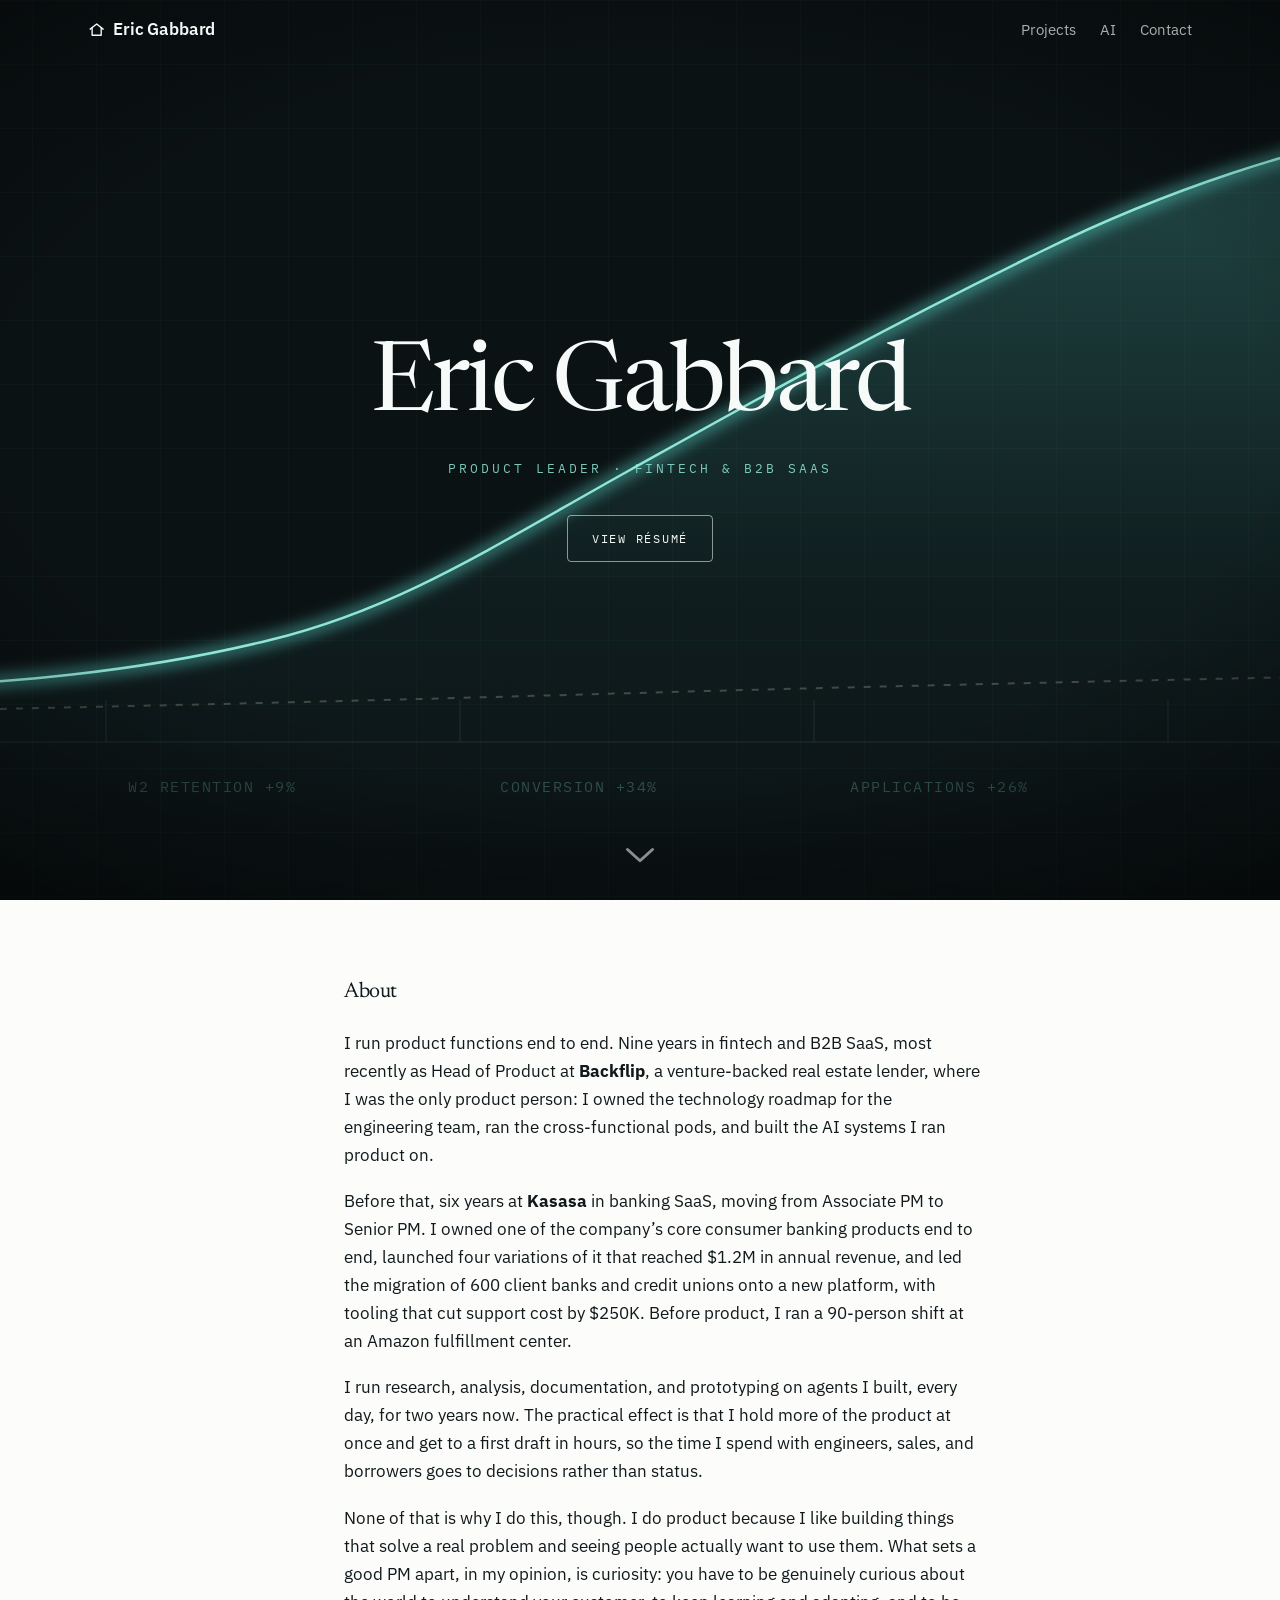
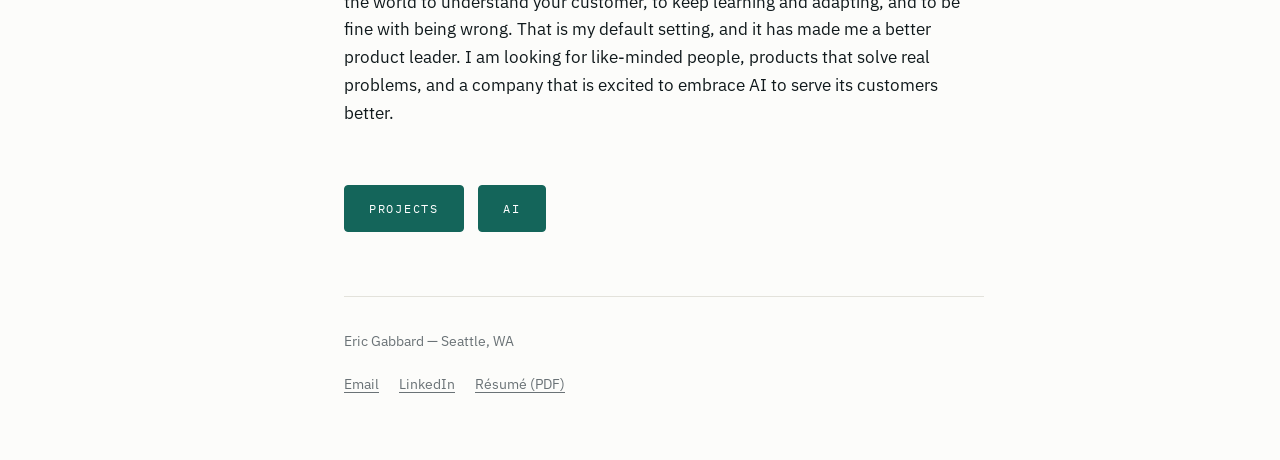
<file: index.html>
<!doctype html>
<html lang="en">
<head>
<meta charset="utf-8">
<meta name="viewport" content="width=device-width, initial-scale=1">
<title>Eric Gabbard — Product Leader</title>
<meta name="description" content="Product leader. Nine years in fintech and B2B SaaS, most recently running product end to end at a venture-backed lender.">
<meta property="og:title" content="Eric Gabbard — Product Leader">
<meta property="og:description" content="Nine years in fintech and B2B SaaS, most recently running product end to end at a venture-backed lender.">
<meta property="og:type" content="website">
<meta property="og:url" content="https://ericgabbard.com/">
<meta property="og:image" content="https://ericgabbard.com/og-image.png">
<meta property="og:image:width" content="1200">
<meta property="og:image:height" content="630">
<meta name="twitter:card" content="summary_large_image">
<meta name="twitter:title" content="Eric Gabbard — Product Leader">
<meta name="twitter:description" content="Nine years in fintech and B2B SaaS, most recently running product end to end at a venture-backed lender.">
<meta name="twitter:image" content="https://ericgabbard.com/og-image.png">
<link rel="canonical" href="https://ericgabbard.com/">
<link rel="icon" href="/favicon-32.png" sizes="32x32" type="image/png">
<link rel="icon" href="/favicon-16.png" sizes="16x16" type="image/png">
<link rel="icon" href="/favicon-48.png" sizes="48x48" type="image/png">
<link rel="apple-touch-icon" href="/apple-touch-icon.png">
<link rel="manifest" href="/site.webmanifest">
<meta name="theme-color" content="#14655a">
<link rel="preconnect" href="https://fonts.googleapis.com">
<link rel="preconnect" href="https://fonts.gstatic.com" crossorigin>
<link rel="stylesheet" href="https://fonts.googleapis.com/css2?family=IBM+Plex+Mono:wght@400&family=IBM+Plex+Sans:wght@400;600&family=Newsreader:opsz,wght@6..72,400;6..72,500&display=swap" media="print" onload="this.media='all'">
<noscript><link rel="stylesheet" href="https://fonts.googleapis.com/css2?family=IBM+Plex+Mono:wght@400&family=IBM+Plex+Sans:wght@400;600&family=Newsreader:opsz,wght@6..72,400;6..72,500&display=swap"></noscript>
<link rel="stylesheet" href="/style.css?v=18">
<script type="application/ld+json">
{
  "@context": "https://schema.org",
  "@type": "Person",
  "name": "Eric Gabbard",
  "jobTitle": "Head of Product",
  "url": "https://ericgabbard.com/",
  "sameAs": ["https://www.linkedin.com/in/eric-gabbard-48069759/"],
  "address": {
    "@type": "PostalAddress",
    "addressLocality": "Seattle",
    "addressRegion": "WA"
  }
}
</script>
</head>
<body>
<a class="skip" href="#main">Skip to content</a>

<header class="bar over">
  <nav>
    <a class="home" href="/" aria-label="Eric Gabbard, home"><svg class="home-icon" viewBox="0 0 24 24" aria-hidden="true" focusable="false"><path d="M3 11.3 12 4.2l9 7.1" fill="none" stroke="currentColor" stroke-width="1.9" stroke-linecap="round" stroke-linejoin="round"/><path d="M5.7 9.7V19.8h12.6V9.7" fill="none" stroke="currentColor" stroke-width="1.9" stroke-linecap="round" stroke-linejoin="round"/></svg><span>Eric Gabbard</span></a>
    <ul>
      <li><a href="/projects/">Projects</a></li>
      <li><a href="/ai">AI</a></li>
      <li><a href="/contact">Contact</a></li>
    </ul>
  </nav>
</header>

<div class="hero">
  <svg class="hero-art" viewBox="0 0 1600 900" preserveAspectRatio="xMidYMid slice" aria-hidden="true" focusable="false">
    <defs>
      <linearGradient id="fade" x1="0" y1="0" x2="0" y2="1">
        <stop offset="0%"   stop-color="#57c9c0" stop-opacity="0.30"/>
        <stop offset="60%"  stop-color="#57c9c0" stop-opacity="0.06"/>
        <stop offset="100%" stop-color="#57c9c0" stop-opacity="0"/>
      </linearGradient>
      <radialGradient id="vig" cx="50%" cy="46%" r="72%">
        <stop offset="55%"  stop-color="#000" stop-opacity="0"/>
        <stop offset="100%" stop-color="#000" stop-opacity="0.62"/>
      </radialGradient>
      <filter id="soft" x="-8%" y="-40%" width="116%" height="180%">
        <feGaussianBlur stdDeviation="7"/>
      </filter>
      <pattern id="grid" width="64" height="64" patternUnits="userSpaceOnUse">
        <path d="M64 0H0V64" fill="none" stroke="#7fd8c8" stroke-opacity="0.05" stroke-width="1"/>
      </pattern>
    </defs>

    <rect width="1600" height="900" fill="#0b1214"/>
    <rect width="1600" height="900" fill="url(#grid)"/>

    <!-- everything drawn, as one layer: on a phone CSS slides this group
         down so the curve clears the title -->
    <g class="art">
    <!-- baseline + measurement ticks -->
    <g stroke="#7fd8c8" stroke-opacity="0.13">
      <line x1="0" y1="742" x2="1600" y2="742"/>
      <line x1="266" y1="700" x2="266" y2="742"/>
      <line x1="620" y1="700" x2="620" y2="742"/>
      <line x1="974" y1="700" x2="974" y2="742"/>
      <line x1="1328" y1="700" x2="1328" y2="742"/>
    </g>

    <!-- the curve, drawn large: a retention line that turns -->
    <path d="M0,690 C170,684 300,672 430,640 C560,608 650,548 790,470 C930,392 1040,330 1200,252 C1330,188 1450,150 1600,118"
          fill="none" stroke="#57c9c0" stroke-opacity="0.5" stroke-width="14" filter="url(#soft)"/>
    <path d="M0,690 C170,684 300,672 430,640 C560,608 650,548 790,470 C930,392 1040,330 1200,252 C1330,188 1450,150 1600,118 L1600,900 L0,900 Z"
          fill="url(#fade)"/>
    <path d="M0,690 C170,684 300,672 430,640 C560,608 650,548 790,470 C930,392 1040,330 1200,252 C1330,188 1450,150 1600,118"
          fill="none" stroke="#8fe6d6" stroke-width="2.5"/>

    <!-- a quieter comparison line -->
    <path d="M0,712 C220,708 480,702 760,694 C1040,686 1320,680 1600,674"
          fill="none" stroke="#b9a99a" stroke-opacity="0.32" stroke-width="2" stroke-dasharray="7 9"/>

    <!-- instrument annotations, kept in the baseline band so they never
         collide with the title, and inside the mobile centre-crop -->
    <g font-family="IBM Plex Mono, monospace" font-size="15" fill="#8fe6d6" fill-opacity="0.28" letter-spacing="1.5">
      <text x="288"  y="792">W2 RETENTION  +9%</text>
      <text x="660"  y="792">CONVERSION  +34%</text>
      <text x="1010" y="792">APPLICATIONS  +26%</text>
    </g>
    </g>

    <rect width="1600" height="900" fill="url(#vig)"/>
  </svg>

  <div class="hero-title">
    <h1>Eric Gabbard</h1>
    <p class="hero-role">Product Leader &middot; Fintech &amp; B2B SaaS</p>
    <p class="hero-cta"><a class="btn btn-hero" href="/resume.pdf?v=2026-09-03">View résumé</a></p>
  </div>

  <a class="hero-cue" href="#about" aria-label="Read more">
    <svg viewBox="0 0 24 14" aria-hidden="true"><path d="M2 2 L12 11 L22 2" fill="none" stroke="currentColor" stroke-width="2.4" stroke-linecap="round" stroke-linejoin="round"/></svg>
  </a>
</div>

<div class="wrap" id="about">

  <main id="main" class="home-about">
    <h2>About</h2>

    <p>I run product functions end to end. Nine years in fintech and B2B SaaS, most recently as
    Head of Product at <strong>Backflip</strong>, a venture-backed real estate lender, where I was
    the only product person: I owned the technology roadmap for the engineering team, ran the
    cross-functional pods, and built the AI systems I ran product on.</p>

    <p>Before that, six years at <strong>Kasasa</strong> in banking SaaS, moving from Associate
    PM to Senior PM. I owned one of the company&rsquo;s core consumer banking products end to
    end, launched four variations of it that reached $1.2M in annual revenue, and led the
    migration of 600 client banks and credit unions onto a new platform, with tooling that cut
    support cost by $250K. Before product, I ran a 90-person shift at an Amazon fulfillment
    center.</p>

    <p>I run research, analysis, documentation, and prototyping on agents I built, every day, for
    two years now. The practical effect is that I hold more of the product at once and get to a
    first draft in hours, so the time I spend with engineers, sales, and borrowers goes to decisions
    rather than status.</p>

    <p>None of that is why I do this, though. I do product because I like building things that
    solve a real problem and seeing people actually want to use them. What sets a good PM apart, in
    my opinion, is curiosity: you have to be genuinely curious about the world to understand your
    customer, to keep learning and adapting, and to be fine with being wrong. That is my default
    setting, and it has made me a better product leader. I am looking for like-minded people,
    products that solve real problems, and a company that is excited to embrace AI to serve its
    customers better.</p>

    <p class="btn-row">
      <a class="btn btn-primary" href="/projects/">Projects</a>
      <a class="btn btn-primary" href="/ai">AI</a>
    </p>
  </main>

  <footer>
    <p>Eric Gabbard — Seattle, WA</p>
    <ul class="footlinks">
      <li><a href="mailto:ericdgabbard@gmail.com">Email</a></li>
      <li><a href="https://www.linkedin.com/in/eric-gabbard-48069759/">LinkedIn</a></li>
      <li><a href="/resume.pdf?v=2026-09-03">Résumé (PDF)</a></li>
    </ul>
  </footer>

</div>



  <script src="/site.js?v=3" defer></script>
  <!-- Cloudflare Web Analytics -->
  <script type='module' src='https://static.cloudflareinsights.com/beacon.min.js' data-cf-beacon='{"token": "a85f519c6c7c4a88a507c44891415a3c"}'></script>
  <!-- End Cloudflare Web Analytics -->
</body>
</html>
</file>
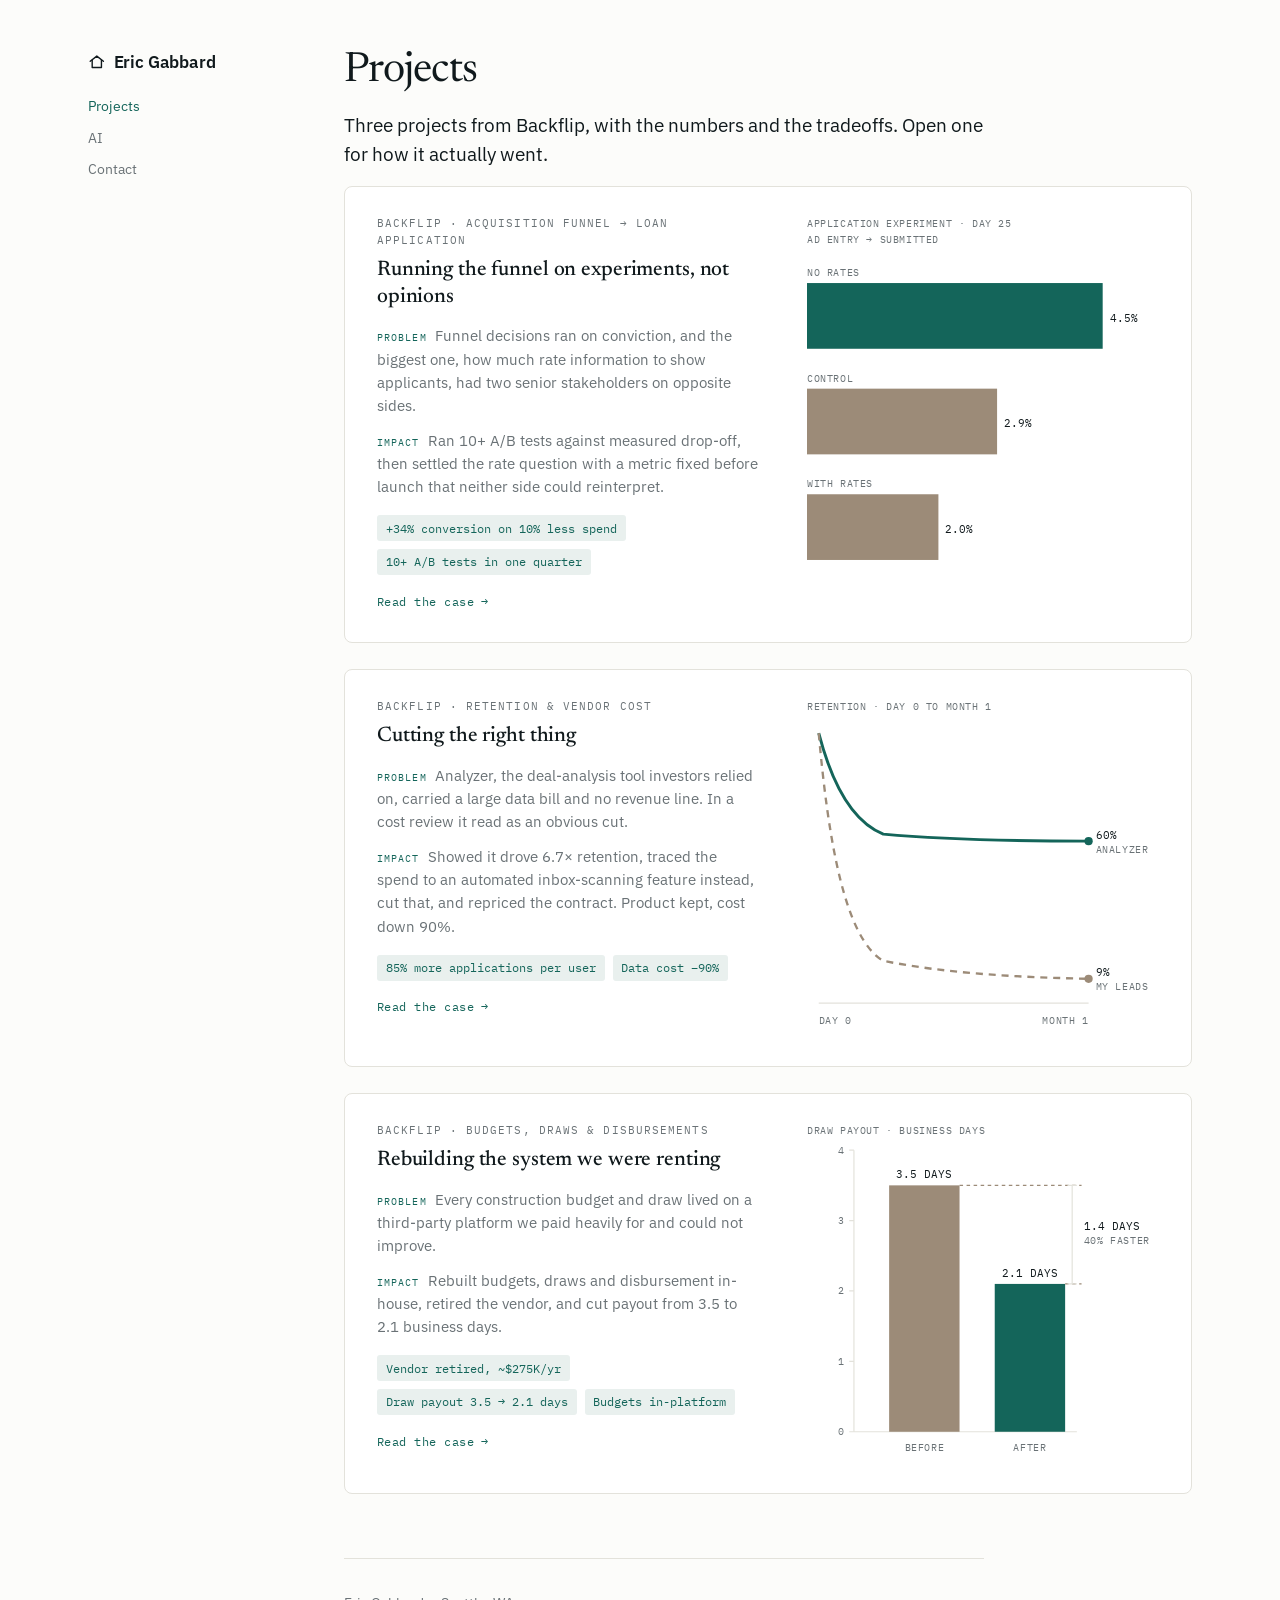
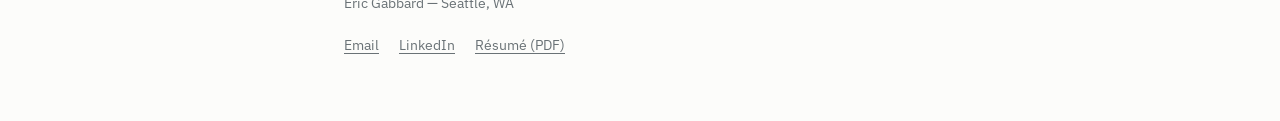
<file: projects/index.html>
<!doctype html>
<html lang="en">
<head>
<meta charset="utf-8">
<meta name="viewport" content="width=device-width, initial-scale=1">
<title>Projects — Eric Gabbard</title>
<meta name="description" content="Three problems at a venture-backed lender: running the funnel on experiments, saving a product slated for cutting, and replacing a vendor draw platform.">
<meta property="og:title" content="Projects — Eric Gabbard">
<meta property="og:description" content="Three problems at a venture-backed lender: running the funnel on experiments, saving a product slated for cutting, and replacing a vendor draw platform.">
<meta property="og:type" content="website">
<meta property="og:url" content="https://ericgabbard.com/projects/">
<meta property="og:image" content="https://ericgabbard.com/og-image.png">
<meta property="og:image:width" content="1200">
<meta property="og:image:height" content="630">
<meta name="twitter:card" content="summary_large_image">
<meta name="twitter:title" content="Projects — Eric Gabbard">
<meta name="twitter:description" content="Three problems at a venture-backed lender: running the funnel on experiments, saving a product slated for cutting, and replacing a vendor draw platform.">
<meta name="twitter:image" content="https://ericgabbard.com/og-image.png">
<link rel="canonical" href="https://ericgabbard.com/projects/">
<link rel="icon" href="/favicon-32.png" sizes="32x32" type="image/png">
<link rel="icon" href="/favicon-16.png" sizes="16x16" type="image/png">
<link rel="icon" href="/favicon-48.png" sizes="48x48" type="image/png">
<link rel="apple-touch-icon" href="/apple-touch-icon.png">
<link rel="manifest" href="/site.webmanifest">
<meta name="theme-color" content="#14655a">
<link rel="preconnect" href="https://fonts.googleapis.com">
<link rel="preconnect" href="https://fonts.gstatic.com" crossorigin>
<link rel="stylesheet" href="https://fonts.googleapis.com/css2?family=IBM+Plex+Mono:wght@400&family=IBM+Plex+Sans:wght@400;600&family=Newsreader:opsz,wght@6..72,400;6..72,500&display=swap" media="print" onload="this.media='all'">
<noscript><link rel="stylesheet" href="https://fonts.googleapis.com/css2?family=IBM+Plex+Mono:wght@400&family=IBM+Plex+Sans:wght@400;600&family=Newsreader:opsz,wght@6..72,400;6..72,500&display=swap"></noscript>
<link rel="stylesheet" href="/style.css?v=18">
</head>
<body>
<a class="skip" href="#main">Skip to content</a>
<div class="wrap">

<header>
  <nav>
    <a class="home" href="/" aria-label="Eric Gabbard, home"><svg class="home-icon" viewBox="0 0 24 24" aria-hidden="true" focusable="false"><path d="M3 11.3 12 4.2l9 7.1" fill="none" stroke="currentColor" stroke-width="1.9" stroke-linecap="round" stroke-linejoin="round"/><path d="M5.7 9.7V19.8h12.6V9.7" fill="none" stroke="currentColor" stroke-width="1.9" stroke-linecap="round" stroke-linejoin="round"/></svg><span>Eric Gabbard</span></a>
    <ul>
      <li><a href="/projects/" aria-current="page">Projects</a></li>
      <li><a href="/ai">AI</a></li>
      <li><a href="/contact">Contact</a></li>
    </ul>
  </nav>
</header>

<main id="main">

  <h1>Projects</h1>

  <p class="lede">Three projects from Backflip, with the numbers and the tradeoffs. Open one for
  how it actually went.</p>

  <div class="cards">

    <a class="card" href="/projects/conversion">
      <div class="card-text">
        <p class="kicker">Backflip &middot; Acquisition funnel &rarr; loan application</p>
        <h2>Running the funnel on experiments, not opinions</h2>
        <p class="pi"><span class="tag">Problem</span>Funnel decisions ran on conviction, and
        the biggest one, how much rate information to show applicants, had two senior
        stakeholders on opposite sides.</p>
        <p class="pi"><span class="tag">Impact</span>Ran 10+ A/B tests against measured
        drop-off, then settled the rate question with a metric fixed before launch that neither
        side could reinterpret.</p>
      </div>
      <div class="chart">
        <svg viewBox="0 0 300 300" role="img" aria-label="Loan application experiment at day 25, ad entry to submitted: no rates 4.5 percent, control 2.9 percent, with rates 2.0 percent">
          <text class="ch-lab" x="0" y="10">APPLICATION EXPERIMENT &#183; DAY 25</text>
          <text class="ch-lab" x="0" y="24">AD ENTRY &#8594; SUBMITTED</text>

          <text class="ch-lab" x="0" y="52">NO RATES</text>
          <rect class="ch-mark" x="0" y="58" width="252" height="56"/>
          <text class="ch-val" x="258" y="91">4.5%</text>

          <text class="ch-lab" x="0" y="142">CONTROL</text>
          <rect class="ch-alt" x="0" y="148" width="162" height="56"/>
          <text class="ch-val" x="168" y="181">2.9%</text>

          <text class="ch-lab" x="0" y="232">WITH RATES</text>
          <rect class="ch-alt" x="0" y="238" width="112" height="56"/>
          <text class="ch-val" x="118" y="271">2.0%</text>
        </svg>
      </div>
      <div class="card-foot">
        <ul class="stats">
          <li>+34% conversion on 10% less spend</li>
          <li>10+ A/B tests in one quarter</li>
        </ul>
        <span class="more">Read the case &rarr;</span>
      </div>
    </a>

    <a class="card" href="/projects/analyzer">
      <div class="card-text">
        <p class="kicker">Backflip &middot; Retention &amp; vendor cost</p>
        <h2>Cutting the right thing</h2>
        <p class="pi"><span class="tag">Problem</span>Analyzer, the deal-analysis tool investors
        relied on, carried a large data bill and no revenue line. In a cost review it read as an
        obvious cut.</p>
        <p class="pi"><span class="tag">Impact</span>Showed it drove 6.7&times; retention,
        traced the spend to an automated inbox-scanning feature instead, cut that, and repriced
        the contract. Product kept, cost down 90%.</p>
      </div>
      <div class="chart">
        <svg viewBox="0 0 300 290" role="img" aria-label="Retention from day 0 to month 1: Analyzer users at 60 percent, My Leads users at 9 percent">
          <text class="ch-lab" x="0" y="10">RETENTION &#183; DAY 0 TO MONTH 1</text>

          <path class="ch-line"  d="M10 30 C22 76 40 106 65 116 C120 121 180 122 240 122"/>
          <path class="ch-line2" d="M10 30 C18 120 32 205 65 224 C120 235 180 238 240 239.3"/>

          <circle class="ch-dot"  cx="240" cy="122" r="3.5"/>
          <circle class="ch-dot2" cx="240" cy="239.3" r="3.5"/>

          <text class="ch-val" x="246" y="120">60%</text>
          <text class="ch-lab" x="246" y="132">ANALYZER</text>
          <text class="ch-val" x="246" y="237">9%</text>
          <text class="ch-lab" x="246" y="249">MY LEADS</text>

          <line class="ch-rule" x1="10" y1="260" x2="240" y2="260"/>
          <text class="ch-lab" x="10" y="278">DAY 0</text>
          <text class="ch-lab" x="240" y="278" text-anchor="end">MONTH 1</text>
        </svg>
      </div>
      <div class="card-foot">
        <ul class="stats">
          <li>85% more applications per user</li>
          <li>Data cost &#8722;90%</li>
        </ul>
        <span class="more">Read the case &rarr;</span>
      </div>
    </a>

    <a class="card" href="/projects/draw-management">
      <div class="card-text">
        <p class="kicker">Backflip &middot; Budgets, draws &amp; disbursements</p>
        <h2>Rebuilding the system we were renting</h2>
        <p class="pi"><span class="tag">Problem</span>Every construction budget and draw
        lived on a third-party platform we paid heavily for and could not improve.</p>
        <p class="pi"><span class="tag">Impact</span>Rebuilt budgets, draws and disbursement
        in-house, retired the vendor, and cut payout from 3.5 to 2.1 business days.</p>
      </div>
      <div class="chart">
        <svg viewBox="0 0 300 292" role="img" aria-label="Draw payout: 3.5 business days before, 2.1 after, 1.4 days saved">
          <text class="ch-lab" x="0" y="10">DRAW PAYOUT &#183; BUSINESS DAYS</text>

          <line class="ch-rule" x1="40" y1="24" x2="40" y2="264"/>
          <path class="ch-rule" d="M36 264 h4 M36 204 h4 M36 144 h4 M36 84 h4 M36 24 h4"/>
          <text class="ch-lab" x="32" y="267" text-anchor="end">0</text>
          <text class="ch-lab" x="32" y="207" text-anchor="end">1</text>
          <text class="ch-lab" x="32" y="147" text-anchor="end">2</text>
          <text class="ch-lab" x="32" y="87" text-anchor="end">3</text>
          <text class="ch-lab" x="32" y="27" text-anchor="end">4</text>
          <line class="ch-rule" x1="40" y1="264" x2="230" y2="264"/>

          <rect class="ch-alt" x="70" y="54" width="60" height="210"/>
          <text class="ch-val" x="100" y="48" text-anchor="middle">3.5 DAYS</text>
          <text class="ch-lab" x="100" y="280" text-anchor="middle">BEFORE</text>

          <rect class="ch-mark" x="160" y="138" width="60" height="126"/>
          <text class="ch-val" x="190" y="132" text-anchor="middle">2.1 DAYS</text>
          <text class="ch-lab" x="190" y="280" text-anchor="middle">AFTER</text>

          <path class="ch-dash" d="M130 54 H234 M220 138 H234"/>
          <path class="ch-rule" d="M222 54 h8 M222 138 h8 M226 54 V138"/>
          <text class="ch-val" x="236" y="92">1.4 DAYS</text>
          <text class="ch-lab" x="236" y="104">40% FASTER</text>
        </svg>
      </div>
      <div class="card-foot">
        <ul class="stats">
          <li>Vendor retired, ~$275K/yr</li>
          <li>Draw payout 3.5 &rarr; 2.1 days</li>
          <li>Budgets in-platform</li>
        </ul>
        <span class="more">Read the case &rarr;</span>
      </div>
    </a>

  </div>

</main>

<footer>
  <p>Eric Gabbard — Seattle, WA</p>
  <ul class="footlinks">
    <li><a href="mailto:ericdgabbard@gmail.com">Email</a></li>
    <li><a href="https://www.linkedin.com/in/eric-gabbard-48069759/">LinkedIn</a></li>
    <li><a href="/resume.pdf?v=2026-09-03">Résumé (PDF)</a></li>
  </ul>
</footer>

</div>
  <script src="/site.js?v=3" defer></script>
  <!-- Cloudflare Web Analytics -->
  <script type='module' src='https://static.cloudflareinsights.com/beacon.min.js' data-cf-beacon='{"token": "a85f519c6c7c4a88a507c44891415a3c"}'></script>
  <!-- End Cloudflare Web Analytics -->
</body>
</html>
</file>
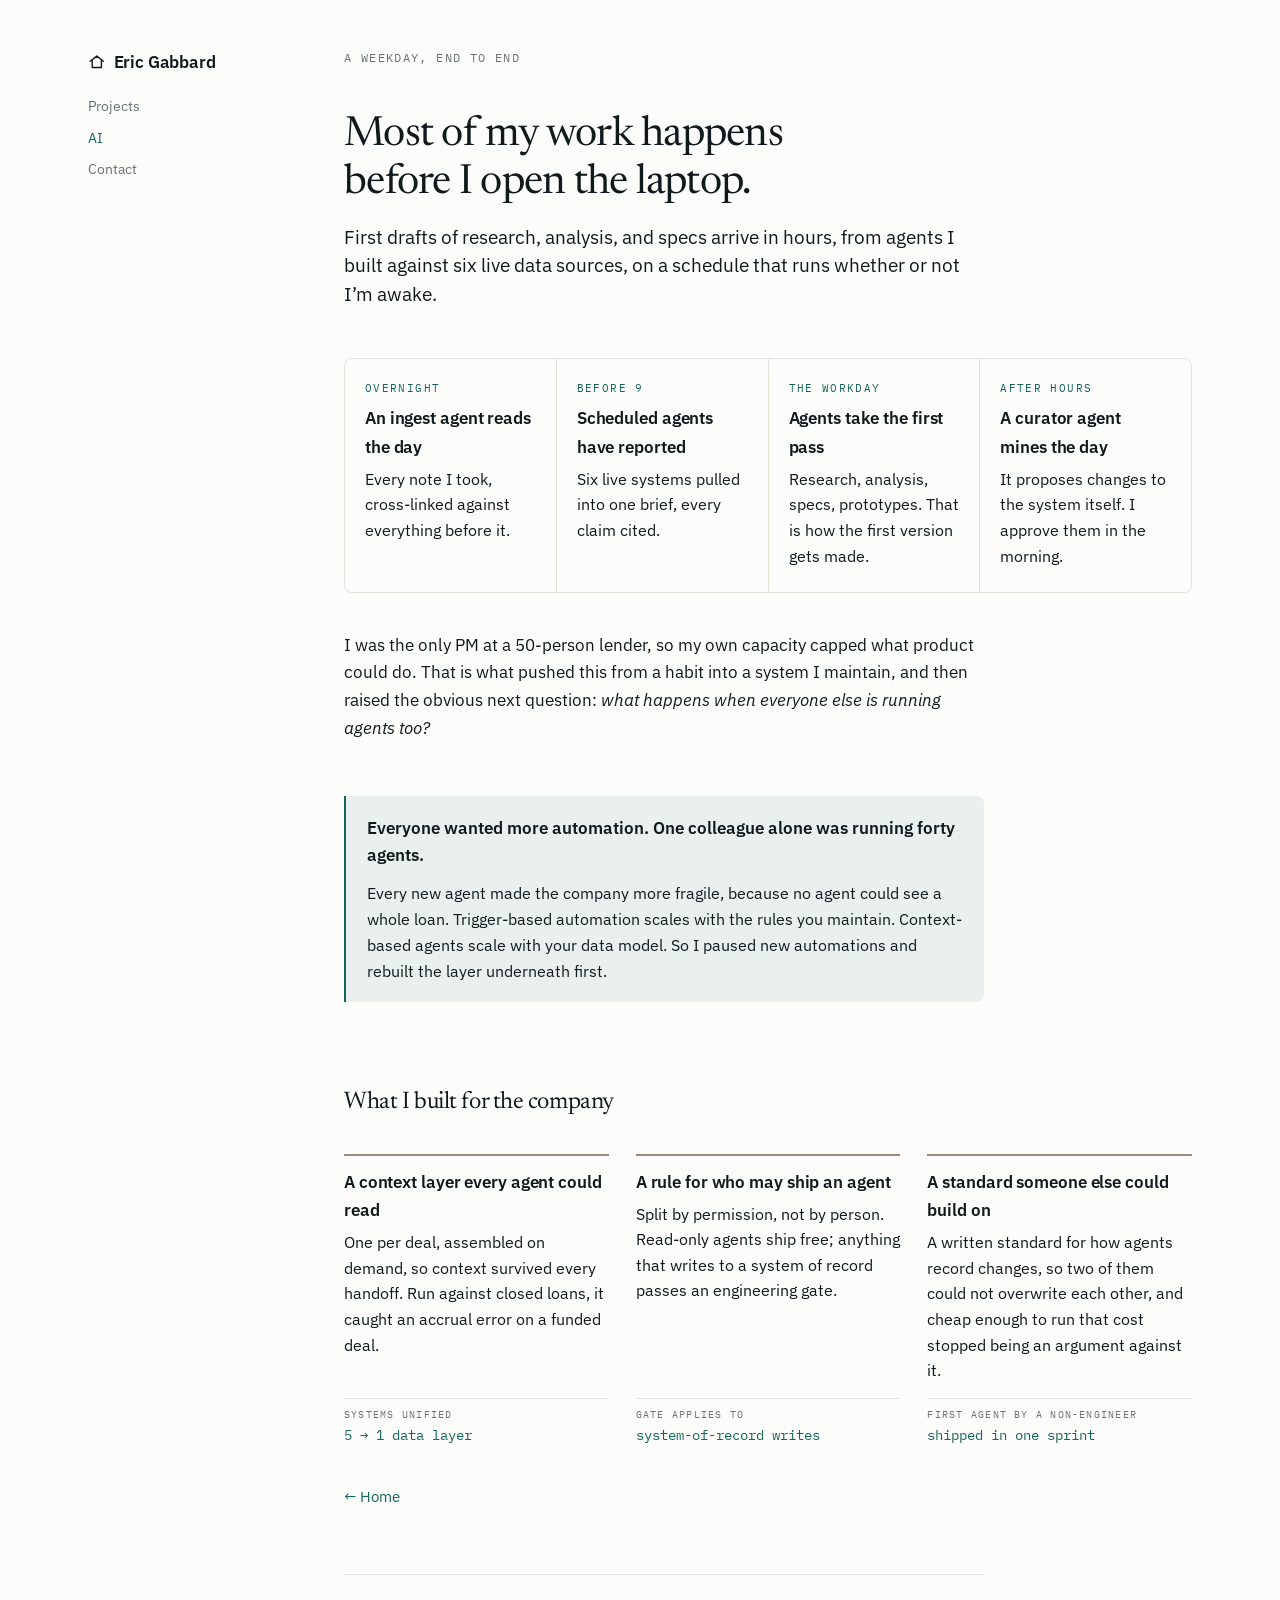
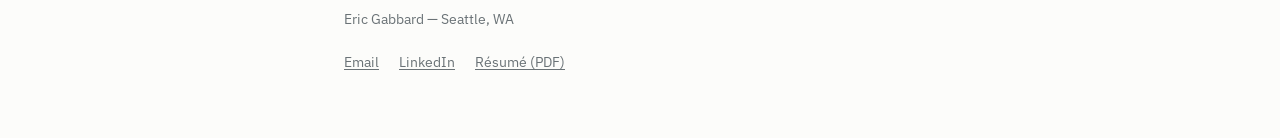
<file: ai.html>
<!doctype html>
<html lang="en">
<head>
<meta charset="utf-8">
<meta name="viewport" content="width=device-width, initial-scale=1">
<title>AI — Eric Gabbard</title>
<meta name="description" content="A PM who runs his own job on thirty-plus agents he built, then turned that practice into the context layer and governance a 50-person lender built on.">
<meta property="og:title" content="AI — Eric Gabbard">
<meta property="og:description" content="Most of my work happens before I open the laptop. The agents I run my own job on, and what I built when a 50-person lender started running them too.">
<meta property="og:type" content="website">
<meta property="og:url" content="https://ericgabbard.com/ai">
<meta property="og:image" content="https://ericgabbard.com/og-image.png">
<meta property="og:image:width" content="1200">
<meta property="og:image:height" content="630">
<meta name="twitter:card" content="summary_large_image">
<meta name="twitter:title" content="AI — Eric Gabbard">
<meta name="twitter:description" content="Most of my work happens before I open the laptop. The agents I run my own job on, and what I built when a 50-person lender started running them too.">
<meta name="twitter:image" content="https://ericgabbard.com/og-image.png">
<link rel="canonical" href="https://ericgabbard.com/ai">
<link rel="icon" href="/favicon-32.png" sizes="32x32" type="image/png">
<link rel="icon" href="/favicon-16.png" sizes="16x16" type="image/png">
<link rel="icon" href="/favicon-48.png" sizes="48x48" type="image/png">
<link rel="apple-touch-icon" href="/apple-touch-icon.png">
<link rel="manifest" href="/site.webmanifest">
<meta name="theme-color" content="#14655a">
<link rel="preconnect" href="https://fonts.googleapis.com">
<link rel="preconnect" href="https://fonts.gstatic.com" crossorigin>
<link rel="stylesheet" href="https://fonts.googleapis.com/css2?family=IBM+Plex+Mono:wght@400&family=IBM+Plex+Sans:wght@400;600&family=Newsreader:opsz,wght@6..72,400;6..72,500&display=swap" media="print" onload="this.media='all'">
<noscript><link rel="stylesheet" href="https://fonts.googleapis.com/css2?family=IBM+Plex+Mono:wght@400&family=IBM+Plex+Sans:wght@400;600&family=Newsreader:opsz,wght@6..72,400;6..72,500&display=swap"></noscript>
<link rel="stylesheet" href="/style.css?v=18">
</head>
<body>
<a class="skip" href="#main">Skip to content</a>
<div class="wrap">

<header>
  <nav>
    <a class="home" href="/" aria-label="Eric Gabbard, home"><svg class="home-icon" viewBox="0 0 24 24" aria-hidden="true" focusable="false"><path d="M3 11.3 12 4.2l9 7.1" fill="none" stroke="currentColor" stroke-width="1.9" stroke-linecap="round" stroke-linejoin="round"/><path d="M5.7 9.7V19.8h12.6V9.7" fill="none" stroke="currentColor" stroke-width="1.9" stroke-linecap="round" stroke-linejoin="round"/></svg><span>Eric Gabbard</span></a>
    <ul>
      <li><a href="/projects/">Projects</a></li>
      <li><a href="/ai" aria-current="page">AI</a></li>
      <li><a href="/contact">Contact</a></li>
    </ul>
  </nav>
</header>

<main id="main">

  <p class="eyebrow">A weekday, end to end</p>

  <h1>Most of my work happens before I open the laptop.</h1>

  <p class="lede">First drafts of research, analysis, and specs arrive in hours, from agents I
  built against six live data sources, on a schedule that runs whether or not I&rsquo;m awake.</p>

  <div class="loop">
    <div class="step">
      <span class="when">Overnight</span>
      <h2>An ingest agent reads the day</h2>
      <p>Every note I took, cross-linked against everything before it.</p>
    </div>
    <div class="step">
      <span class="when">Before 9</span>
      <h2>Scheduled agents have reported</h2>
      <p>Six live systems pulled into one brief, every claim cited.</p>
    </div>
    <div class="step">
      <span class="when">The workday</span>
      <h2>Agents take the first pass</h2>
      <p>Research, analysis, specs, prototypes. That is how the first version gets made.</p>
    </div>
    <div class="step">
      <span class="when">After hours</span>
      <h2>A curator agent mines the day</h2>
      <p>It proposes changes to the system itself. I approve them in the morning.</p>
    </div>
  </div>

  <p>I was the only PM at a 50-person lender, so my own capacity capped what product could do.
  That is what pushed this from a habit into a system I maintain, and then raised the obvious
  next question: <em>what happens when everyone else is running agents too?</em></p>

  <div class="turn">
    <p class="claim">Everyone wanted more automation. One colleague alone was running forty
    agents.</p>
    <p>Every new agent made the company more fragile, because no agent could see a whole loan.
    Trigger-based automation scales with the rules you maintain. Context-based agents scale with
    your data model. So I paused new automations and rebuilt the layer underneath first.</p>
  </div>

  <h2>What I built for the company</h2>

  <div class="builtfor">
    <div class="bf">
      <h3>A context layer every agent could read</h3>
      <p>One per deal, assembled on demand, so context survived every handoff. Run against
      closed loans, it caught an accrual error on a funded deal.</p>
      <p class="stat"><span class="lab">Systems unified</span><span class="val">5 &rarr; 1 data layer</span></p>
    </div>
    <div class="bf">
      <h3>A rule for who may ship an agent</h3>
      <p>Split by permission, not by person. Read-only agents ship free; anything that writes
      to a system of record passes an engineering gate.</p>
      <p class="stat"><span class="lab">Gate applies to</span><span class="val">system-of-record writes</span></p>
    </div>
    <div class="bf">
      <h3>A standard someone else could build on</h3>
      <p>A written standard for how agents record changes, so two of them could not overwrite
      each other, and cheap enough to run that cost stopped being an argument against it.</p>
      <p class="stat"><span class="lab">First agent by a non-engineer</span><span class="val">shipped in one sprint</span></p>
    </div>
  </div>

  <a class="back" href="/">&larr; Home</a>

</main>

<footer>
  <p>Eric Gabbard — Seattle, WA</p>
  <ul class="footlinks">
    <li><a href="mailto:ericdgabbard@gmail.com">Email</a></li>
    <li><a href="https://www.linkedin.com/in/eric-gabbard-48069759/">LinkedIn</a></li>
    <li><a href="/resume.pdf?v=2026-09-03">Résumé (PDF)</a></li>
  </ul>
</footer>

</div>
  <script src="/site.js?v=3" defer></script>
  <!-- Cloudflare Web Analytics -->
  <script type='module' src='https://static.cloudflareinsights.com/beacon.min.js' data-cf-beacon='{"token": "a85f519c6c7c4a88a507c44891415a3c"}'></script>
  <!-- End Cloudflare Web Analytics -->
</body>
</html>
</file>
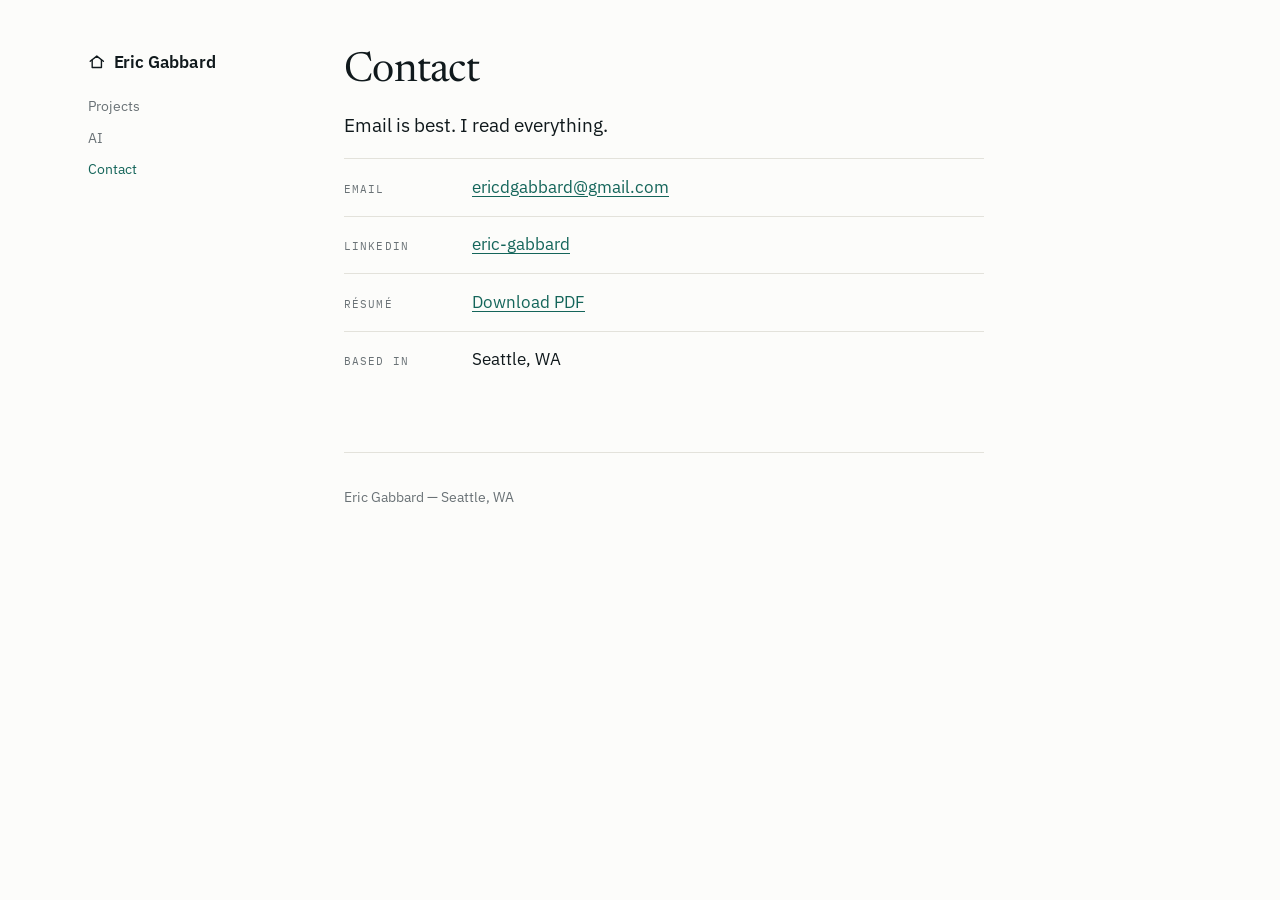
<file: contact.html>
<!doctype html>
<html lang="en">
<head>
<meta charset="utf-8">
<meta name="viewport" content="width=device-width, initial-scale=1">
<title>Contact — Eric Gabbard</title>
<meta name="description" content="Get in touch with Eric Gabbard — email, LinkedIn, résumé.">
<meta property="og:title" content="Contact — Eric Gabbard">
<meta property="og:description" content="Get in touch with Eric Gabbard — email, LinkedIn, résumé.">
<meta property="og:type" content="website">
<meta property="og:url" content="https://ericgabbard.com/contact">
<meta property="og:image" content="https://ericgabbard.com/og-image.png">
<meta property="og:image:width" content="1200">
<meta property="og:image:height" content="630">
<meta name="twitter:card" content="summary_large_image">
<meta name="twitter:title" content="Contact — Eric Gabbard">
<meta name="twitter:description" content="Get in touch with Eric Gabbard — email, LinkedIn, résumé.">
<meta name="twitter:image" content="https://ericgabbard.com/og-image.png">
<link rel="canonical" href="https://ericgabbard.com/contact">
<link rel="icon" href="/favicon-32.png" sizes="32x32" type="image/png">
<link rel="icon" href="/favicon-16.png" sizes="16x16" type="image/png">
<link rel="icon" href="/favicon-48.png" sizes="48x48" type="image/png">
<link rel="apple-touch-icon" href="/apple-touch-icon.png">
<link rel="manifest" href="/site.webmanifest">
<meta name="theme-color" content="#14655a">
<link rel="preconnect" href="https://fonts.googleapis.com">
<link rel="preconnect" href="https://fonts.gstatic.com" crossorigin>
<link rel="stylesheet" href="https://fonts.googleapis.com/css2?family=IBM+Plex+Mono:wght@400&family=IBM+Plex+Sans:wght@400;600&family=Newsreader:opsz,wght@6..72,400;6..72,500&display=swap" media="print" onload="this.media='all'">
<noscript><link rel="stylesheet" href="https://fonts.googleapis.com/css2?family=IBM+Plex+Mono:wght@400&family=IBM+Plex+Sans:wght@400;600&family=Newsreader:opsz,wght@6..72,400;6..72,500&display=swap"></noscript>
<link rel="stylesheet" href="/style.css?v=18">
</head>
<body>
<a class="skip" href="#main">Skip to content</a>
<div class="wrap">

<header>
  <nav>
    <a class="home" href="/" aria-label="Eric Gabbard, home"><svg class="home-icon" viewBox="0 0 24 24" aria-hidden="true" focusable="false"><path d="M3 11.3 12 4.2l9 7.1" fill="none" stroke="currentColor" stroke-width="1.9" stroke-linecap="round" stroke-linejoin="round"/><path d="M5.7 9.7V19.8h12.6V9.7" fill="none" stroke="currentColor" stroke-width="1.9" stroke-linecap="round" stroke-linejoin="round"/></svg><span>Eric Gabbard</span></a>
    <ul>
      <li><a href="/projects/">Projects</a></li>
      <li><a href="/ai">AI</a></li>
      <li><a href="/contact" aria-current="page">Contact</a></li>
    </ul>
  </nav>
</header>

<main id="main">
  <h1>Contact</h1>
  <p class="lede">Email is best. I read everything.</p>

  <ul class="plain contact-list">
    <li><span class="k">Email</span><a href="mailto:ericdgabbard@gmail.com">ericdgabbard@gmail.com</a></li>
    <li><span class="k">LinkedIn</span><a href="https://www.linkedin.com/in/eric-gabbard-48069759/">eric-gabbard</a></li>
    <li><span class="k">Résumé</span><a href="/resume.pdf?v=2026-09-03">Download PDF</a></li>
    <li><span class="k">Based in</span><span>Seattle, WA</span></li>
  </ul>
</main>

<footer>
  <p>Eric Gabbard — Seattle, WA</p>
</footer>

</div>
  <script src="/site.js?v=3" defer></script>
  <!-- Cloudflare Web Analytics -->
  <script type='module' src='https://static.cloudflareinsights.com/beacon.min.js' data-cf-beacon='{"token": "a85f519c6c7c4a88a507c44891415a3c"}'></script>
  <!-- End Cloudflare Web Analytics -->
</body>
</html>
</file>
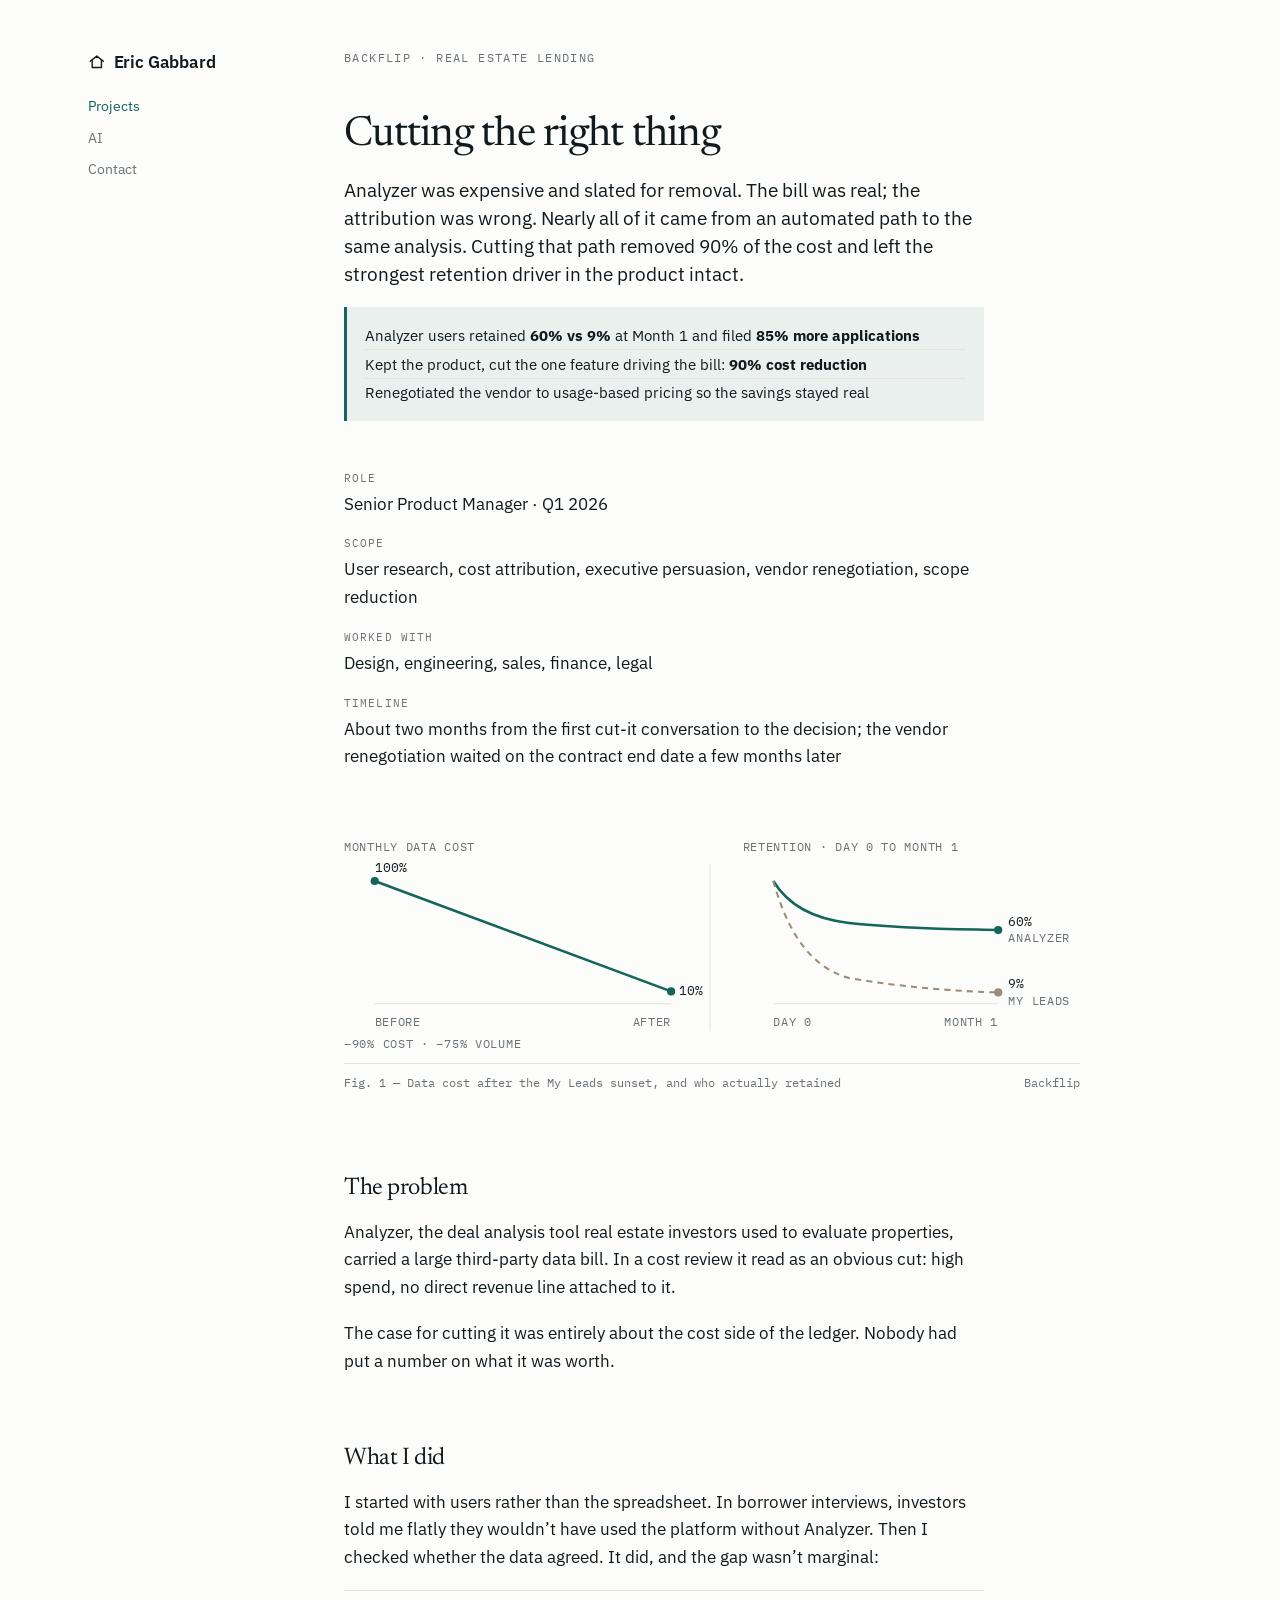
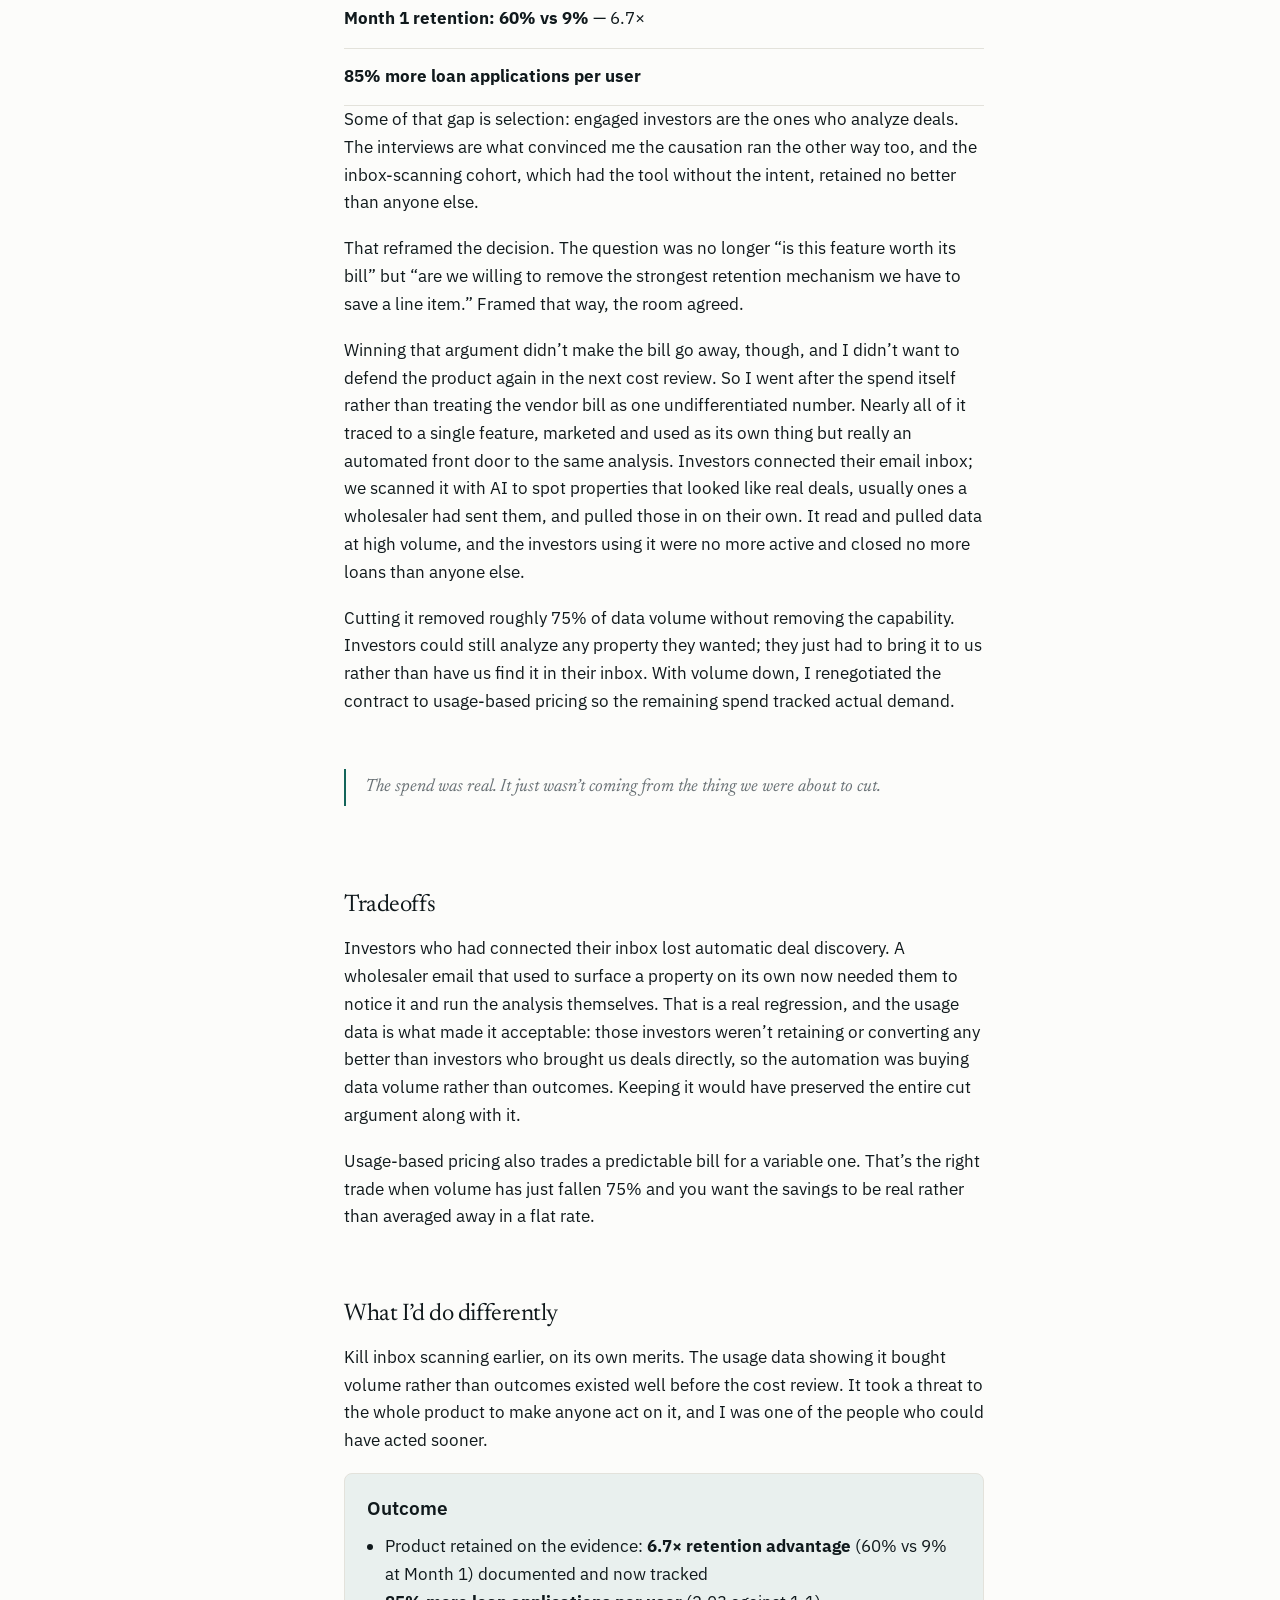
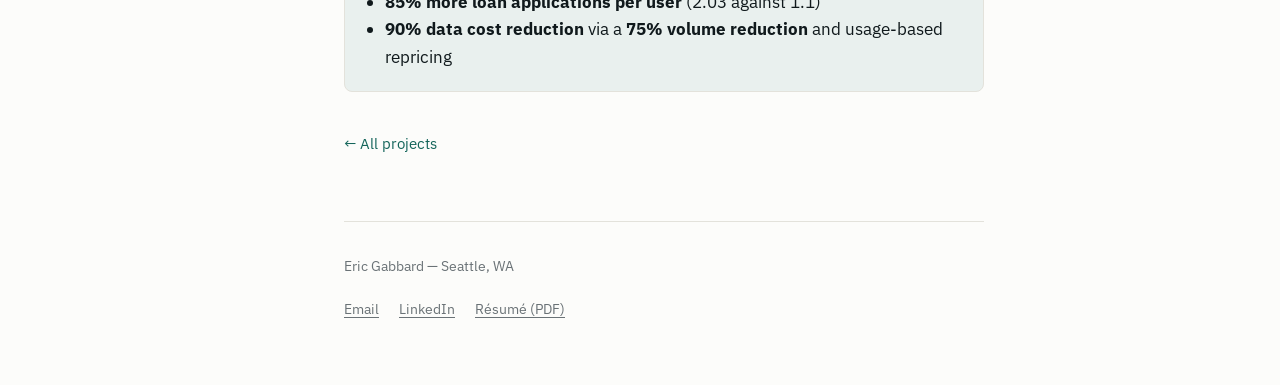
<file: projects/analyzer.html>
<!doctype html>
<html lang="en">
<head>
<meta charset="utf-8">
<meta name="viewport" content="width=device-width, initial-scale=1">
<title>Cutting the right thing — Eric Gabbard</title>
<meta name="description" content="A product was slated for removal over its data bill. The bill was real; the attribution was wrong. Nearly all the spend came from an automated path to it.">
<meta property="og:title" content="Cutting the right thing — Eric Gabbard">
<meta property="og:description" content="A product was slated for removal over its data bill. The bill was real; the attribution was wrong. Nearly all the spend came from an automated path to it.">
<meta property="og:type" content="website">
<meta property="og:url" content="https://ericgabbard.com/projects/analyzer">
<meta property="og:image" content="https://ericgabbard.com/og-image.png">
<meta property="og:image:width" content="1200">
<meta property="og:image:height" content="630">
<meta name="twitter:card" content="summary_large_image">
<meta name="twitter:title" content="Cutting the right thing — Eric Gabbard">
<meta name="twitter:description" content="A product was slated for removal over its data bill. The bill was real; the attribution was wrong. Nearly all the spend came from an automated path to it.">
<meta name="twitter:image" content="https://ericgabbard.com/og-image.png">
<link rel="canonical" href="https://ericgabbard.com/projects/analyzer">
<link rel="icon" href="/favicon-32.png" sizes="32x32" type="image/png">
<link rel="icon" href="/favicon-16.png" sizes="16x16" type="image/png">
<link rel="icon" href="/favicon-48.png" sizes="48x48" type="image/png">
<link rel="apple-touch-icon" href="/apple-touch-icon.png">
<link rel="manifest" href="/site.webmanifest">
<meta name="theme-color" content="#14655a">
<link rel="preconnect" href="https://fonts.googleapis.com">
<link rel="preconnect" href="https://fonts.gstatic.com" crossorigin>
<link rel="stylesheet" href="https://fonts.googleapis.com/css2?family=IBM+Plex+Mono:wght@400&family=IBM+Plex+Sans:wght@400;600&family=Newsreader:opsz,wght@6..72,400;6..72,500&display=swap" media="print" onload="this.media='all'">
<noscript><link rel="stylesheet" href="https://fonts.googleapis.com/css2?family=IBM+Plex+Mono:wght@400&family=IBM+Plex+Sans:wght@400;600&family=Newsreader:opsz,wght@6..72,400;6..72,500&display=swap"></noscript>
<link rel="stylesheet" href="/style.css?v=18">
</head>
<body>
<a class="skip" href="#main">Skip to content</a>
<div class="wrap">

<header>
  <nav>
    <a class="home" href="/" aria-label="Eric Gabbard, home"><svg class="home-icon" viewBox="0 0 24 24" aria-hidden="true" focusable="false"><path d="M3 11.3 12 4.2l9 7.1" fill="none" stroke="currentColor" stroke-width="1.9" stroke-linecap="round" stroke-linejoin="round"/><path d="M5.7 9.7V19.8h12.6V9.7" fill="none" stroke="currentColor" stroke-width="1.9" stroke-linecap="round" stroke-linejoin="round"/></svg><span>Eric Gabbard</span></a>
    <ul>
      <li><a href="/projects/" aria-current="page">Projects</a></li>
      <li><a href="/ai">AI</a></li>
      <li><a href="/contact">Contact</a></li>
    </ul>
  </nav>
</header>

<main id="main" class="case">

  <p class="eyebrow">Backflip &middot; Real estate lending</p>
  <h1>Cutting the right thing</h1>

  <p class="lede">Analyzer was expensive and slated for removal. The bill was real; the
  attribution was wrong. Nearly all of it came from an automated path to the same analysis.
  Cutting that path removed 90% of the cost and left the strongest retention driver in the
  product intact.</p>

  <ul class="tldr" aria-label="In short">
    <li>Analyzer users retained <strong>60% vs 9%</strong> at Month 1 and filed <strong>85% more applications</strong></li>
    <li>Kept the product, cut the one feature driving the bill: <strong>90% cost reduction</strong></li>
    <li>Renegotiated the vendor to usage-based pricing so the savings stayed real</li>
  </ul>

  <dl>
    <dt>Role</dt>
    <dd>Senior Product Manager &middot; Q1 2026</dd>
    <dt>Scope</dt>
    <dd>User research, cost attribution, executive persuasion, vendor renegotiation, scope reduction</dd>
    <dt>Worked with</dt>
    <dd>Design, engineering, sales, finance, legal</dd>
    <dt>Timeline</dt>
    <dd>About two months from the first cut-it conversation to the decision; the vendor
    renegotiation waited on the contract end date a few months later</dd>
  </dl>


  <figure>
    <div class="fig-scroll">
    <svg viewBox="0 0 720 212" role="img" aria-label="Left: monthly data cost, indexed to 100 percent before and 10 percent after. Right: retention from day 0 to month 1, both cohorts starting at 100 percent, with Analyzer users at 60 percent at month 1 and My Leads users at 9 percent.">

      <text class="ch-lab-lg" x="0" y="16">MONTHLY DATA COST</text>

      <path class="ch-line" d="M30 45 L320 153"/>
      <circle class="ch-dot" cx="30" cy="45" r="4"/>
      <circle class="ch-dot" cx="320" cy="153" r="4"/>
      <text class="ch-val-lg" x="30" y="36">100%</text>
      <text class="ch-val-lg" x="328" y="157">10%</text>

      <line class="ch-rule" x1="30" y1="165" x2="320" y2="165"/>
      <text class="ch-lab-lg" x="30" y="187">BEFORE</text>
      <text class="ch-lab-lg" x="320" y="187" text-anchor="end">AFTER</text>

      <text class="ch-lab-lg" x="0" y="208">&#8722;90% COST &middot; &#8722;75% VOLUME</text>

      <line class="ch-rule" x1="358" y1="28" x2="358" y2="192"/>

      <text class="ch-lab-lg" x="390" y="16">RETENTION &middot; DAY 0 TO MONTH 1</text>

      <path class="ch-line"  d="M420 45 C434 68 458 82 494 86 C550 92 600 92 640 93"/>
      <path class="ch-line2" d="M420 45 C432 88 452 128 494 140 C548 149 600 153 640 154"/>

      <circle class="ch-dot"  cx="640" cy="93" r="4"/>
      <circle class="ch-dot2" cx="640" cy="154" r="4"/>

      <text class="ch-val-lg" x="650" y="89">60%</text>
      <text class="ch-lab-lg" x="650" y="105">ANALYZER</text>
      <text class="ch-val-lg" x="650" y="150">9%</text>
      <text class="ch-lab-lg" x="650" y="166">MY LEADS</text>

      <line class="ch-rule" x1="420" y1="165" x2="640" y2="165"/>
      <text class="ch-lab-lg" x="420" y="187">DAY 0</text>
      <text class="ch-lab-lg" x="640" y="187" text-anchor="end">MONTH 1</text>
    </svg>
    </div>
    <figcaption><span>Fig. 1 &#8212; Data cost after the My Leads sunset, and who actually retained</span><span>Backflip</span></figcaption>
  </figure>

  <h2>The problem</h2>

  <p>Analyzer, the deal analysis tool real estate investors used to evaluate properties,
  carried a large third-party data bill. In a cost review it read as an obvious cut: high
  spend, no direct revenue line attached to it.</p>

  <p>The case for cutting it was entirely about the cost side of the ledger. Nobody had put
  a number on what it was worth.</p>

  <h2>What I did</h2>

  <p>I started with users rather than the spreadsheet. In borrower interviews, investors told
  me flatly they wouldn&rsquo;t have used the platform without Analyzer. Then I checked whether
  the data agreed. It did, and the gap wasn&rsquo;t marginal:</p>

  <ul class="plain">
    <li><strong>Month 1 retention: 60% vs 9%</strong> — 6.7&times;</li>
    <li><strong>85% more loan applications per user</strong></li>
  </ul>

  <p>Some of that gap is selection: engaged investors are the ones who analyze deals. The
  interviews are what convinced me the causation ran the other way too, and the inbox-scanning
  cohort, which had the tool without the intent, retained no better than anyone else.</p>

  <p>That reframed the decision. The question was no longer &ldquo;is this feature worth its
  bill&rdquo; but &ldquo;are we willing to remove the strongest retention mechanism we have to
  save a line item.&rdquo; Framed that way, the room agreed.</p>

  <p>Winning that argument didn&rsquo;t make the bill go away, though, and I didn&rsquo;t want
  to defend the product again in the next cost review. So I went after the spend itself rather
  than treating the vendor bill as one undifferentiated number. Nearly all of it traced to a
  single feature, marketed and used as its own thing but really an automated front door to the
  same analysis. Investors connected their email inbox; we scanned it with AI to spot properties
  that looked like real deals, usually ones a wholesaler had sent them, and pulled those in on
  their own. It read and pulled data at high volume, and the investors using it were no more
  active and closed no more loans than anyone else.</p>

  <p>Cutting it removed roughly 75% of data volume without removing the capability. Investors
  could still analyze any property they wanted; they just had to bring it to us rather than have
  us find it in their inbox. With volume down, I renegotiated the contract to usage-based pricing
  so the remaining spend tracked actual demand.</p>

  <blockquote>The spend was real. It just wasn&rsquo;t coming from the thing we were about to
  cut.</blockquote>

  <h2>Tradeoffs</h2>

  <p>Investors who had connected their inbox lost automatic deal discovery. A wholesaler email
  that used to surface a property on its own now needed them to notice it and run the analysis
  themselves. That is a real regression, and the usage data is what made it acceptable: those
  investors weren&rsquo;t retaining or converting any better than investors who brought us deals
  directly, so the automation was buying data volume rather than outcomes. Keeping it would have
  preserved the entire cut argument along with it.</p>

  <p>Usage-based pricing also trades a predictable bill for a variable one. That&rsquo;s the
  right trade when volume has just fallen 75% and you want the savings to be real rather than
  averaged away in a flat rate.</p>

  <h2>What I&rsquo;d do differently</h2>

  <p>Kill inbox scanning earlier, on its own merits. The usage data showing it bought volume
  rather than outcomes existed well before the cost review. It took a threat to the whole
  product to make anyone act on it, and I was one of the people who could have acted sooner.</p>

  <div class="outcome">
    <h3>Outcome</h3>
    <ul>
      <li>Product retained on the evidence: <strong>6.7&times; retention advantage</strong> (60% vs 9% at Month 1) documented and now tracked</li>
      <li><strong>85% more loan applications per user</strong> (2.03 against 1.1)</li>
      <li><strong>90% data cost reduction</strong> via a <strong>75% volume reduction</strong> and usage-based repricing</li>
    </ul>
  </div>

  <a class="back" href="/projects/">&larr; All projects</a>

</main>

<footer>
  <p>Eric Gabbard — Seattle, WA</p>
  <ul class="footlinks">
    <li><a href="mailto:ericdgabbard@gmail.com">Email</a></li>
    <li><a href="https://www.linkedin.com/in/eric-gabbard-48069759/">LinkedIn</a></li>
    <li><a href="/resume.pdf?v=2026-09-03">Résumé (PDF)</a></li>
  </ul>
</footer>

</div>
  <script src="/site.js?v=3" defer></script>
  <!-- Cloudflare Web Analytics -->
  <script type='module' src='https://static.cloudflareinsights.com/beacon.min.js' data-cf-beacon='{"token": "a85f519c6c7c4a88a507c44891415a3c"}'></script>
  <!-- End Cloudflare Web Analytics -->
</body>
</html>
</file>
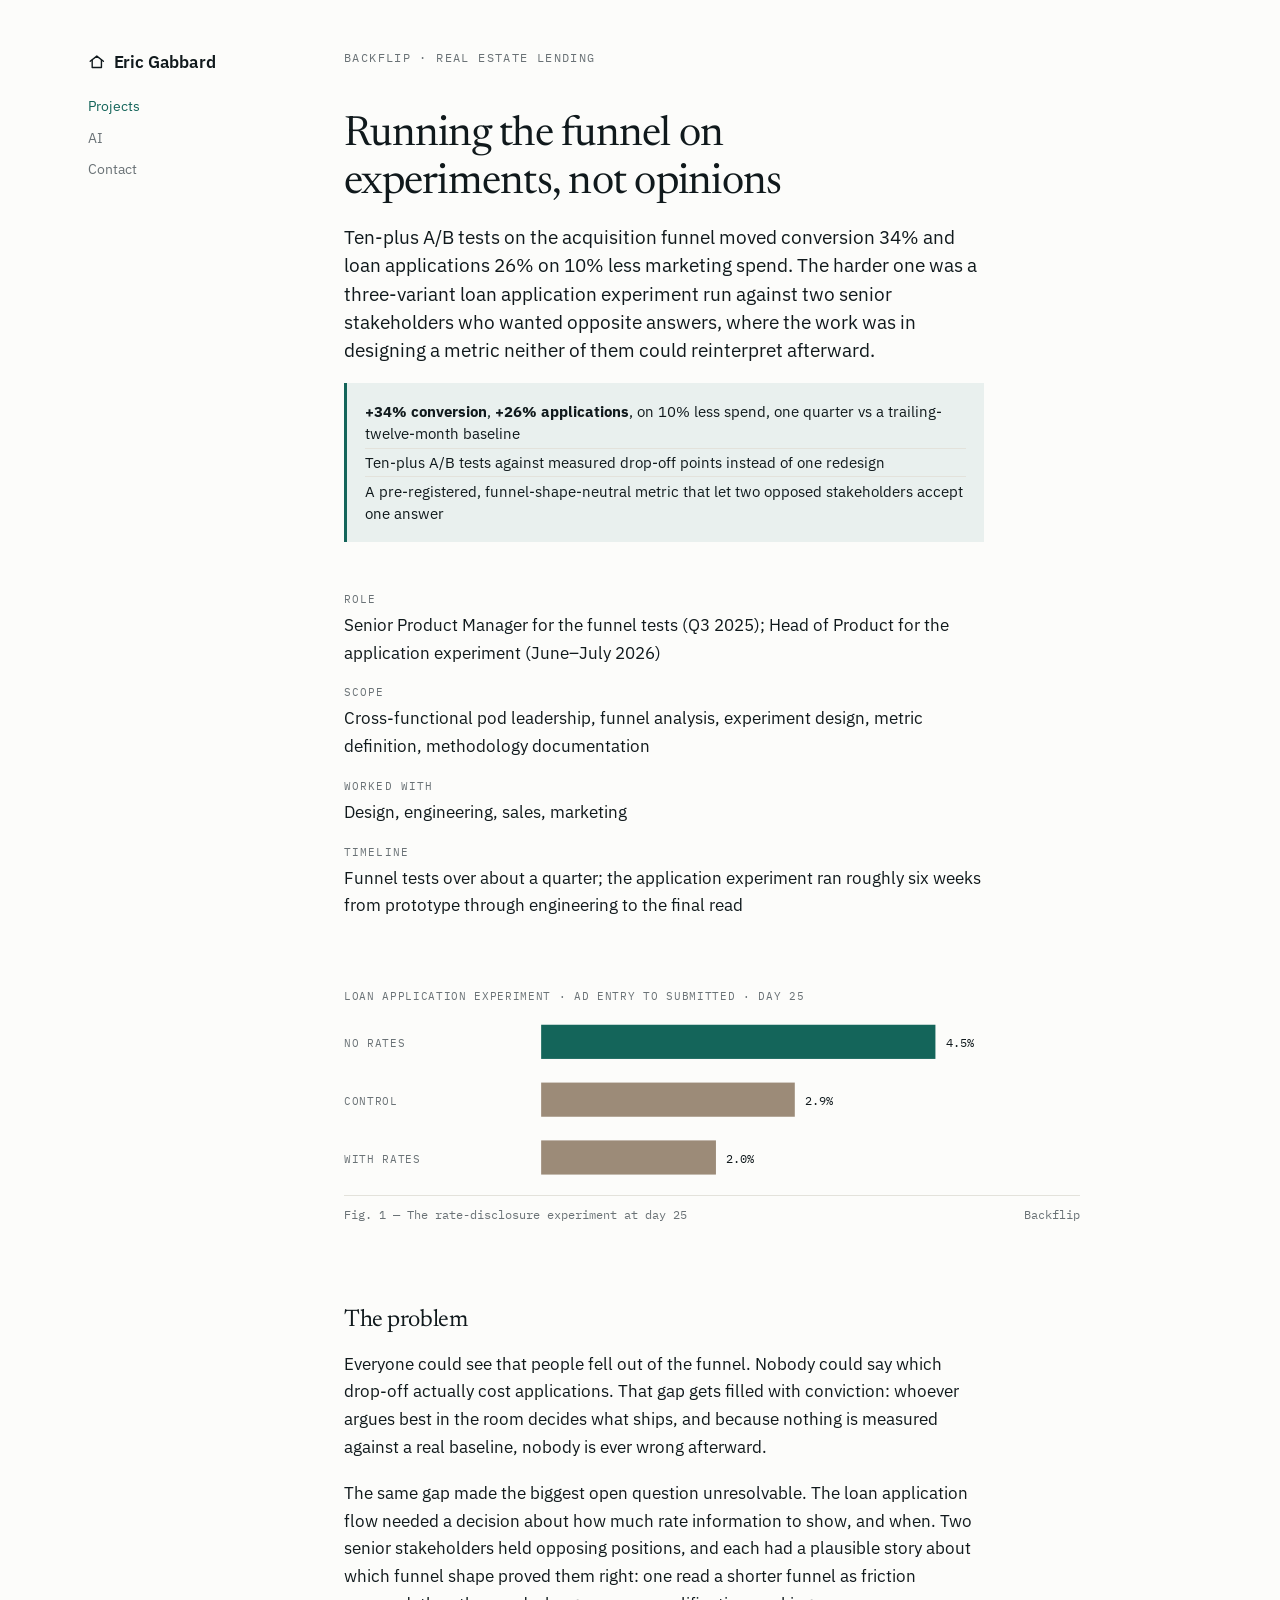
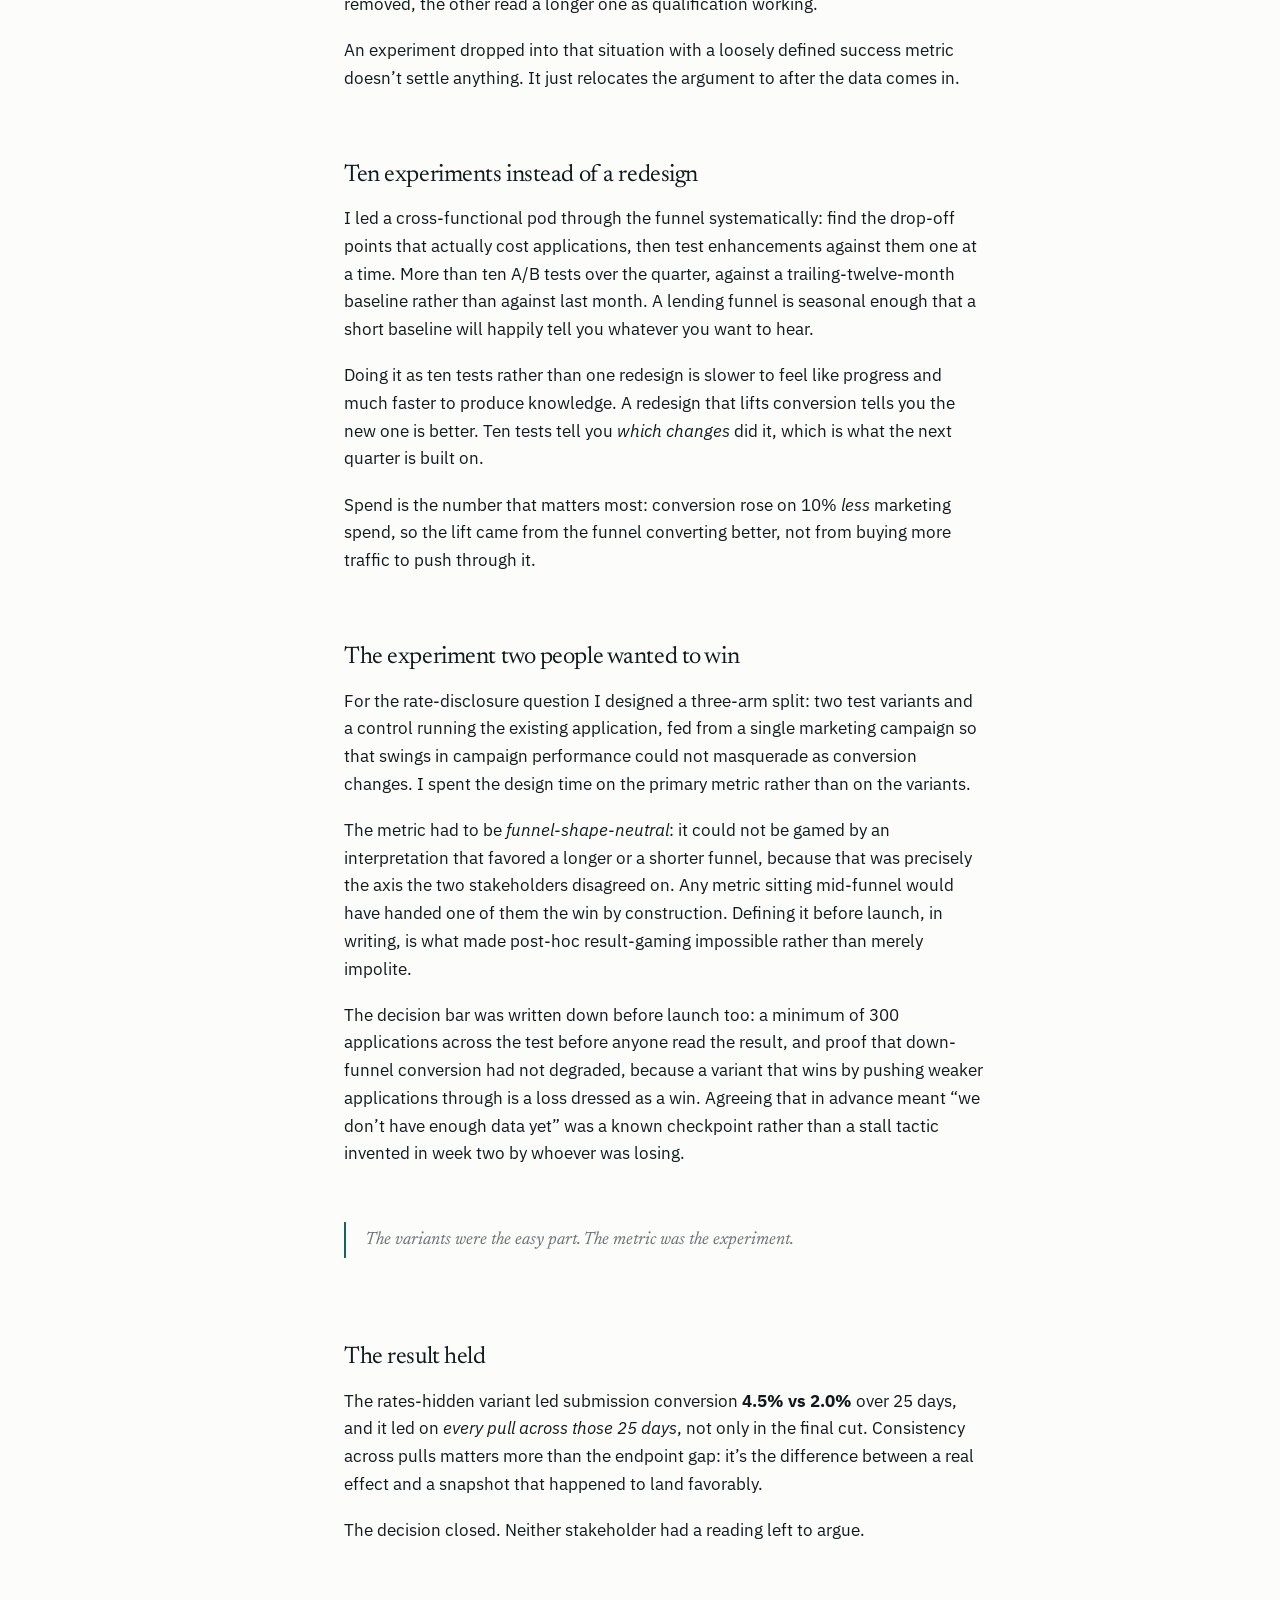
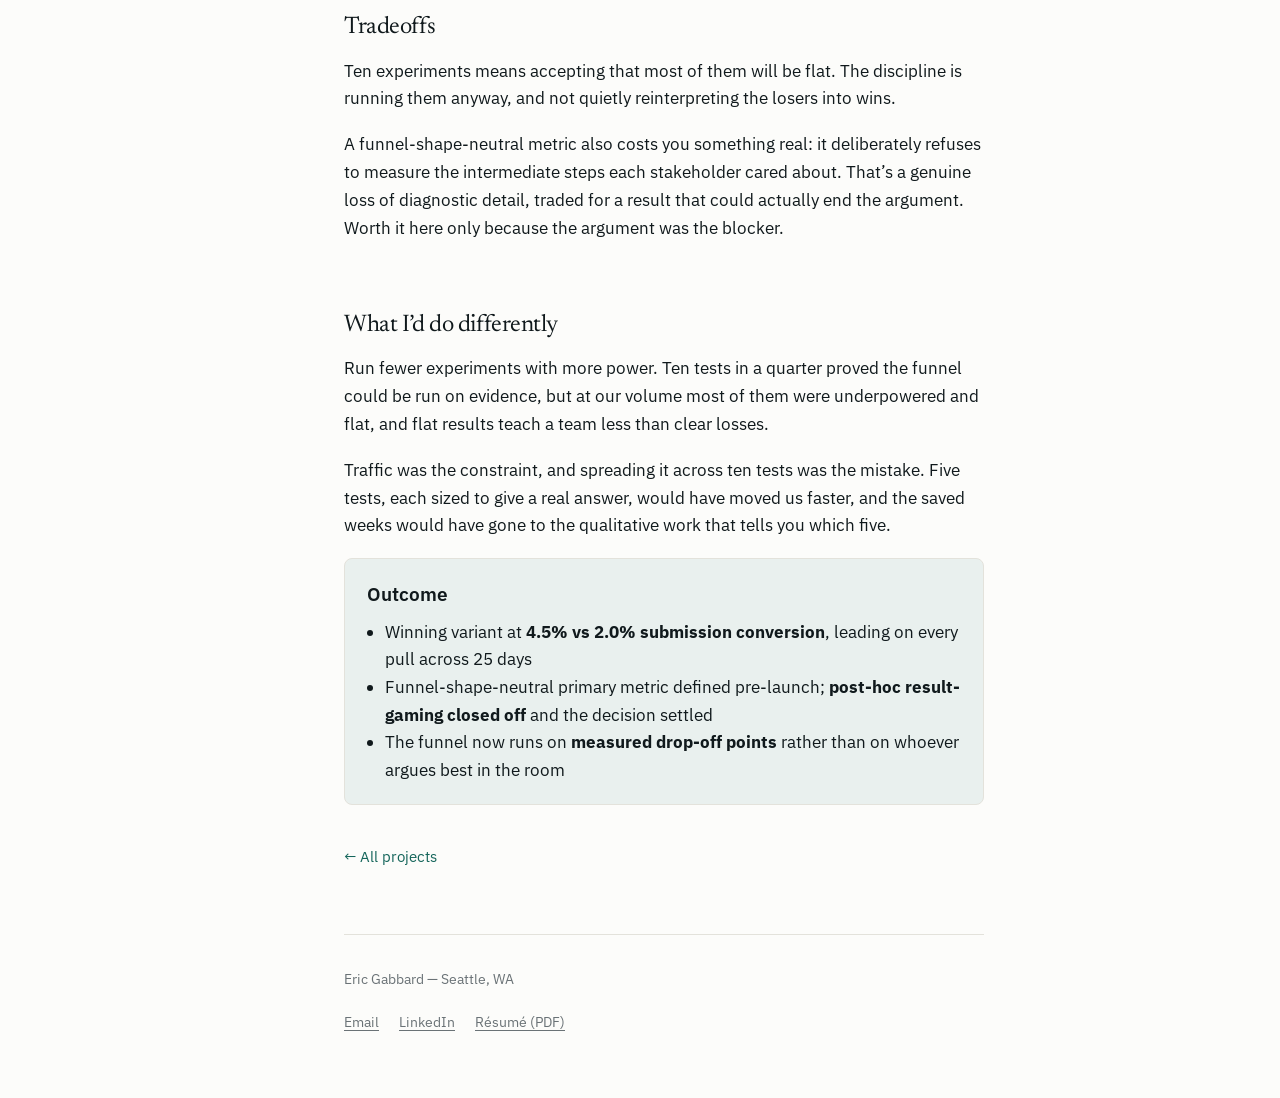
<file: projects/conversion.html>
<!doctype html>
<html lang="en">
<head>
<meta charset="utf-8">
<meta name="viewport" content="width=device-width, initial-scale=1">
<title>Running the funnel on experiments, not opinions — Eric Gabbard</title>
<meta name="description" content="Ten-plus A/B tests on a lending acquisition funnel, and a three-variant application experiment designed so two opposed stakeholders couldn't dispute it.">
<meta property="og:title" content="Running the funnel on experiments, not opinions — Eric Gabbard">
<meta property="og:description" content="Ten-plus A/B tests on a lending acquisition funnel, and a three-variant application experiment designed so two opposed stakeholders couldn't dispute it.">
<meta property="og:type" content="website">
<meta property="og:url" content="https://ericgabbard.com/projects/conversion">
<meta property="og:image" content="https://ericgabbard.com/og-image.png">
<meta property="og:image:width" content="1200">
<meta property="og:image:height" content="630">
<meta name="twitter:card" content="summary_large_image">
<meta name="twitter:title" content="Running the funnel on experiments, not opinions — Eric Gabbard">
<meta name="twitter:description" content="Ten-plus A/B tests on a lending acquisition funnel, and a three-variant application experiment designed so two opposed stakeholders couldn't dispute it.">
<meta name="twitter:image" content="https://ericgabbard.com/og-image.png">
<link rel="canonical" href="https://ericgabbard.com/projects/conversion">
<link rel="icon" href="/favicon-32.png" sizes="32x32" type="image/png">
<link rel="icon" href="/favicon-16.png" sizes="16x16" type="image/png">
<link rel="icon" href="/favicon-48.png" sizes="48x48" type="image/png">
<link rel="apple-touch-icon" href="/apple-touch-icon.png">
<link rel="manifest" href="/site.webmanifest">
<meta name="theme-color" content="#14655a">
<link rel="preconnect" href="https://fonts.googleapis.com">
<link rel="preconnect" href="https://fonts.gstatic.com" crossorigin>
<link rel="stylesheet" href="https://fonts.googleapis.com/css2?family=IBM+Plex+Mono:wght@400&family=IBM+Plex+Sans:wght@400;600&family=Newsreader:opsz,wght@6..72,400;6..72,500&display=swap" media="print" onload="this.media='all'">
<noscript><link rel="stylesheet" href="https://fonts.googleapis.com/css2?family=IBM+Plex+Mono:wght@400&family=IBM+Plex+Sans:wght@400;600&family=Newsreader:opsz,wght@6..72,400;6..72,500&display=swap"></noscript>
<link rel="stylesheet" href="/style.css?v=18">
</head>
<body>
<a class="skip" href="#main">Skip to content</a>
<div class="wrap">

<header>
  <nav>
    <a class="home" href="/" aria-label="Eric Gabbard, home"><svg class="home-icon" viewBox="0 0 24 24" aria-hidden="true" focusable="false"><path d="M3 11.3 12 4.2l9 7.1" fill="none" stroke="currentColor" stroke-width="1.9" stroke-linecap="round" stroke-linejoin="round"/><path d="M5.7 9.7V19.8h12.6V9.7" fill="none" stroke="currentColor" stroke-width="1.9" stroke-linecap="round" stroke-linejoin="round"/></svg><span>Eric Gabbard</span></a>
    <ul>
      <li><a href="/projects/" aria-current="page">Projects</a></li>
      <li><a href="/ai">AI</a></li>
      <li><a href="/contact">Contact</a></li>
    </ul>
  </nav>
</header>

<main id="main" class="case">

  <p class="eyebrow">Backflip &middot; Real estate lending</p>
  <h1>Running the funnel on experiments, not opinions</h1>

  <p class="lede">Ten-plus A/B tests on the acquisition funnel moved conversion 34% and loan
  applications 26% on 10% less marketing spend. The harder one was a three-variant loan
  application experiment run against two senior stakeholders who wanted opposite answers,
  where the work was in designing a metric neither of them could reinterpret afterward.</p>

  <ul class="tldr" aria-label="In short">
    <li><strong>+34% conversion</strong>, <strong>+26% applications</strong>, on 10% less spend, one quarter vs a trailing-twelve-month baseline</li>
    <li>Ten-plus A/B tests against measured drop-off points instead of one redesign</li>
    <li>A pre-registered, funnel-shape-neutral metric that let two opposed stakeholders accept one answer</li>
  </ul>

  <dl>
    <dt>Role</dt>
    <dd>Senior Product Manager for the funnel tests (Q3 2025); Head of Product for the
    application experiment (June&ndash;July 2026)</dd>
    <dt>Scope</dt>
    <dd>Cross-functional pod leadership, funnel analysis, experiment design, metric definition,
    methodology documentation</dd>
    <dt>Worked with</dt>
    <dd>Design, engineering, sales, marketing</dd>
    <dt>Timeline</dt>
    <dd>Funnel tests over about a quarter; the application experiment ran roughly six weeks
    from prototype through engineering to the final read</dd>
  </dl>

  <figure>
    <div class="fig-scroll">
    <svg viewBox="0 0 560 152" role="img" aria-label="Ad entry to submitted conversion at day 25 of the loan application experiment: no rates 4.5 percent, control 2.9 percent, with rates 2.0 percent">
      <text class="ch-lab" x="0" y="12">LOAN APPLICATION EXPERIMENT &#183; AD ENTRY TO SUBMITTED &#183; DAY 25</text>

      <text class="ch-lab" x="0" y="48">NO RATES</text>
      <rect class="ch-mark" x="150" y="31" width="300" height="26"/>
      <text class="ch-val"  x="458" y="48">4.5%</text>

      <text class="ch-lab" x="0" y="92">CONTROL</text>
      <rect class="ch-alt"  x="150" y="75" width="193" height="26"/>
      <text class="ch-val"  x="351" y="92">2.9%</text>

      <text class="ch-lab" x="0" y="136">WITH RATES</text>
      <rect class="ch-alt"  x="150" y="119" width="133" height="26"/>
      <text class="ch-val"  x="291" y="136">2.0%</text>
    </svg>
    </div>
    <figcaption><span>Fig. 1 &#8212; The rate-disclosure experiment at day 25</span><span>Backflip</span></figcaption>
  </figure>

  <h2>The problem</h2>

  <p>Everyone could see that people fell out of the funnel. Nobody could say which drop-off
  actually cost applications. That gap gets filled with conviction: whoever argues best
  in the room decides what ships, and because nothing is measured against a real baseline,
  nobody is ever wrong afterward.</p>

  <p>The same gap made the biggest open question unresolvable. The loan application flow needed
  a decision about how much rate information to show, and when. Two senior stakeholders held
  opposing positions, and each had a plausible story about which funnel shape proved them right:
  one read a shorter funnel as friction removed, the other read a longer one as qualification
  working.</p>

  <p>An experiment dropped into that situation with a loosely defined success metric
  doesn&rsquo;t settle anything. It just relocates the argument to after the data comes in.</p>

  <h2>Ten experiments instead of a redesign</h2>

  <p>I led a cross-functional pod through the funnel systematically: find the drop-off points
  that actually cost applications, then test enhancements against them one at a time. More than
  ten A/B tests over the quarter, against a trailing-twelve-month baseline rather than against
  last month. A lending funnel is seasonal enough that a short baseline will happily
  tell you whatever you want to hear.</p>

  <p>Doing it as ten tests rather than one redesign is slower to feel like progress and much
  faster to produce knowledge. A redesign that lifts conversion tells you the new one is better.
  Ten tests tell you <em>which changes</em> did it, which is what the next quarter is built on.</p>

  <p>Spend is the number that matters most: conversion rose on 10% <em>less</em> marketing
  spend, so the lift came from the funnel converting better, not from buying more traffic to
  push through it.</p>

  <h2>The experiment two people wanted to win</h2>

  <p>For the rate-disclosure question I designed a three-arm split: two test variants and a
  control running the existing application, fed from a single marketing campaign so that
  swings in campaign performance could not masquerade as conversion changes. I spent the
  design time on the primary metric rather than on the variants.</p>

  <p>The metric had to be <em>funnel-shape-neutral</em>: it could not be gamed by an
  interpretation that favored a longer or a shorter funnel, because that was precisely the axis
  the two stakeholders disagreed on. Any metric sitting mid-funnel would have handed one of them
  the win by construction. Defining it before launch, in writing, is what made post-hoc
  result-gaming impossible rather than merely impolite.</p>

  <p>The decision bar was written down before launch too: a minimum of 300 applications
  across the test before anyone read the result, and proof that down-funnel conversion had
  not degraded, because a variant that wins by pushing weaker applications through is a loss
  dressed as a win. Agreeing that in advance meant &ldquo;we don&rsquo;t have enough data
  yet&rdquo; was a known checkpoint rather than a stall tactic invented in week two by whoever
  was losing.</p>

  <blockquote>The variants were the easy part. The metric was the experiment.</blockquote>

  <h2>The result held</h2>

  <p>The rates-hidden variant led submission conversion
  <strong>4.5% vs 2.0%</strong> over 25 days, and it led on <em>every pull across those
  25 days</em>, not only in the final cut. Consistency across pulls matters more than the
  endpoint gap: it&rsquo;s the difference between a real effect and a snapshot that happened to
  land favorably.</p>

  <p>The decision closed. Neither stakeholder had a reading left to argue.</p>

  <h2>Tradeoffs</h2>

  <p>Ten experiments means accepting that most of them will be flat. The discipline is running
  them anyway, and not quietly reinterpreting the losers into wins.</p>

  <p>A funnel-shape-neutral metric also costs you something real: it deliberately refuses to
  measure the intermediate steps each stakeholder cared about. That&rsquo;s a genuine loss of
  diagnostic detail, traded for a result that could actually end the argument. Worth it here
  only because the argument was the blocker.</p>


  <h2>What I&rsquo;d do differently</h2>

  <p>Run fewer experiments with more power. Ten tests in a quarter proved the funnel could be
  run on evidence, but at our volume most of them were underpowered and flat, and flat results
  teach a team less than clear losses.</p>

  <p>Traffic was the constraint, and spreading it across ten tests was the mistake. Five tests,
  each sized to give a real answer, would have moved us faster, and the saved weeks would have
  gone to the qualitative work that tells you which five.</p>

  <div class="outcome">
    <h3>Outcome</h3>
    <ul>
      <li>Winning variant at <strong>4.5% vs 2.0% submission conversion</strong>, leading on every pull across 25 days</li>
      <li>Funnel-shape-neutral primary metric defined pre-launch; <strong>post-hoc result-gaming closed off</strong> and the decision settled</li>
      <li>The funnel now runs on <strong>measured drop-off points</strong> rather than on whoever argues best in the room</li>
    </ul>
  </div>

  <a class="back" href="/projects/">&larr; All projects</a>

</main>

<footer>
  <p>Eric Gabbard — Seattle, WA</p>
  <ul class="footlinks">
    <li><a href="mailto:ericdgabbard@gmail.com">Email</a></li>
    <li><a href="https://www.linkedin.com/in/eric-gabbard-48069759/">LinkedIn</a></li>
    <li><a href="/resume.pdf?v=2026-09-03">Résumé (PDF)</a></li>
  </ul>
</footer>

</div>
  <script src="/site.js?v=3" defer></script>
  <!-- Cloudflare Web Analytics -->
  <script type='module' src='https://static.cloudflareinsights.com/beacon.min.js' data-cf-beacon='{"token": "a85f519c6c7c4a88a507c44891415a3c"}'></script>
  <!-- End Cloudflare Web Analytics -->
</body>
</html>
</file>
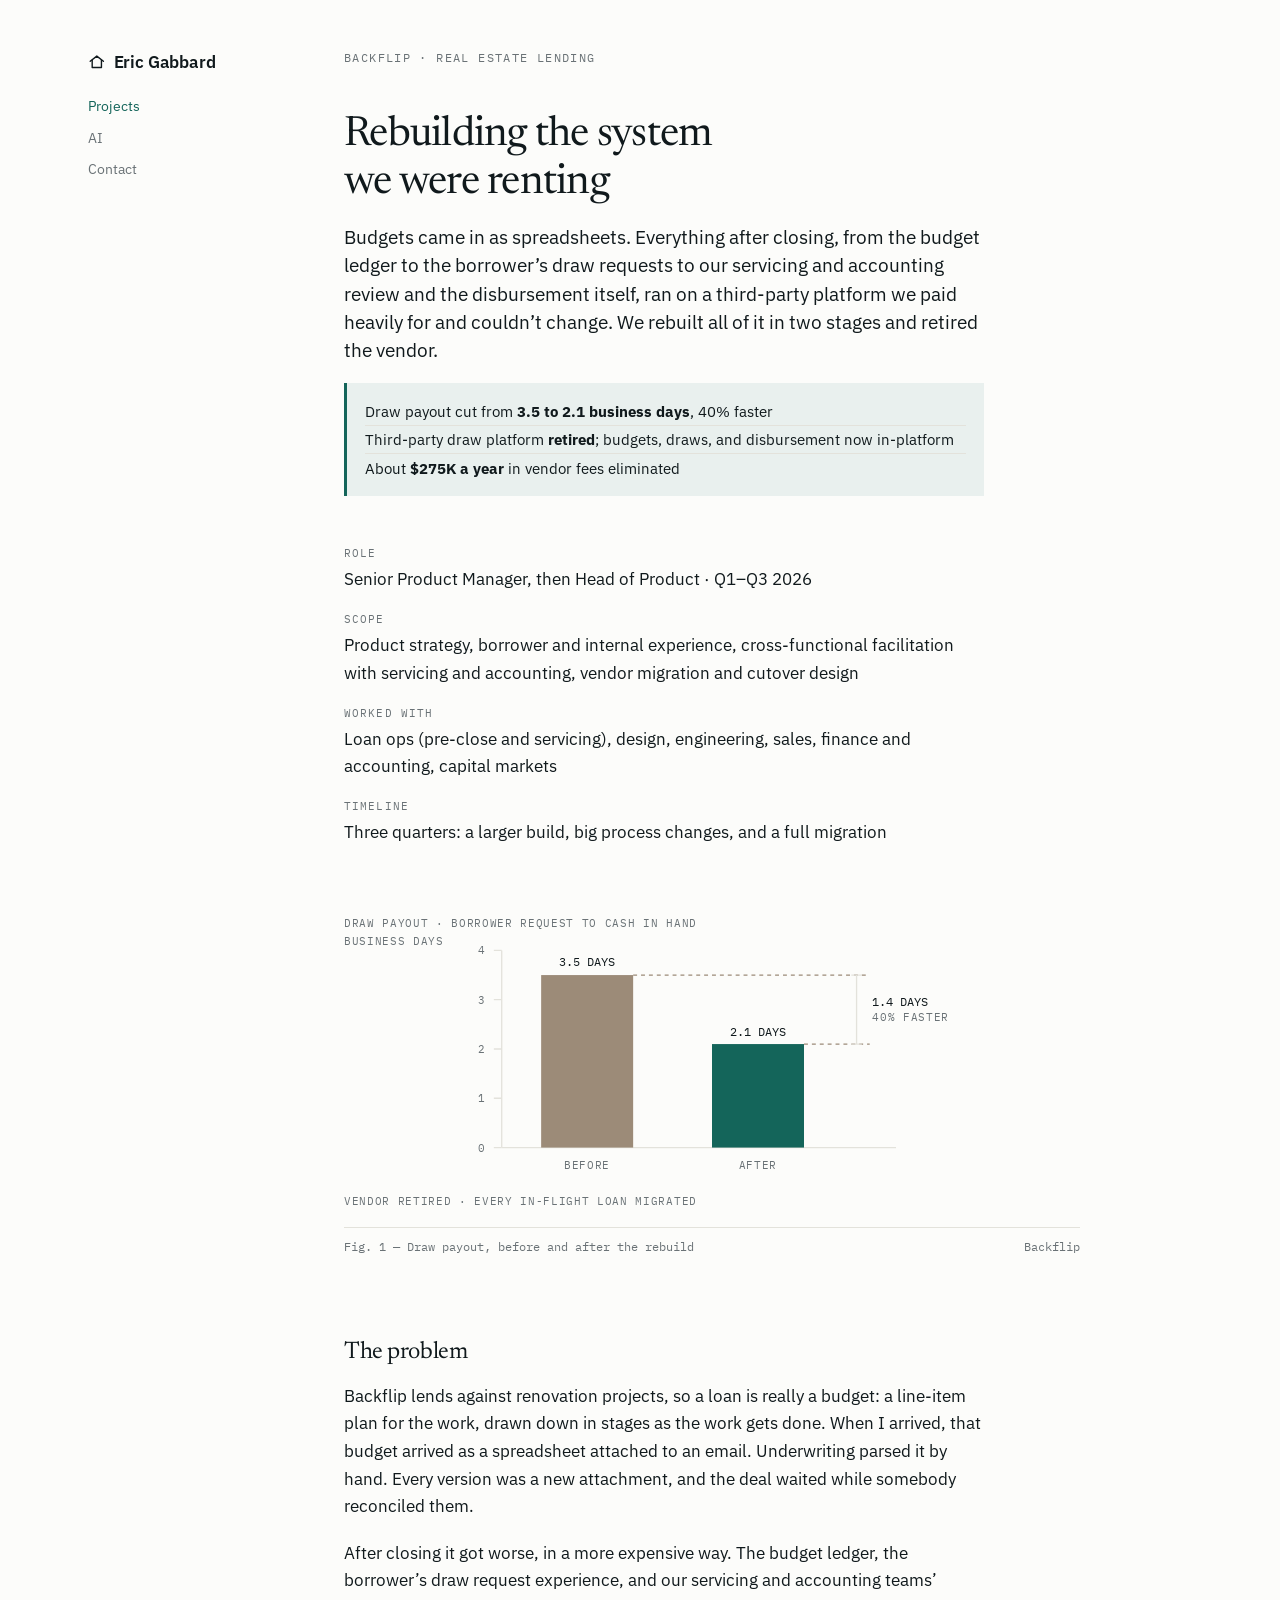
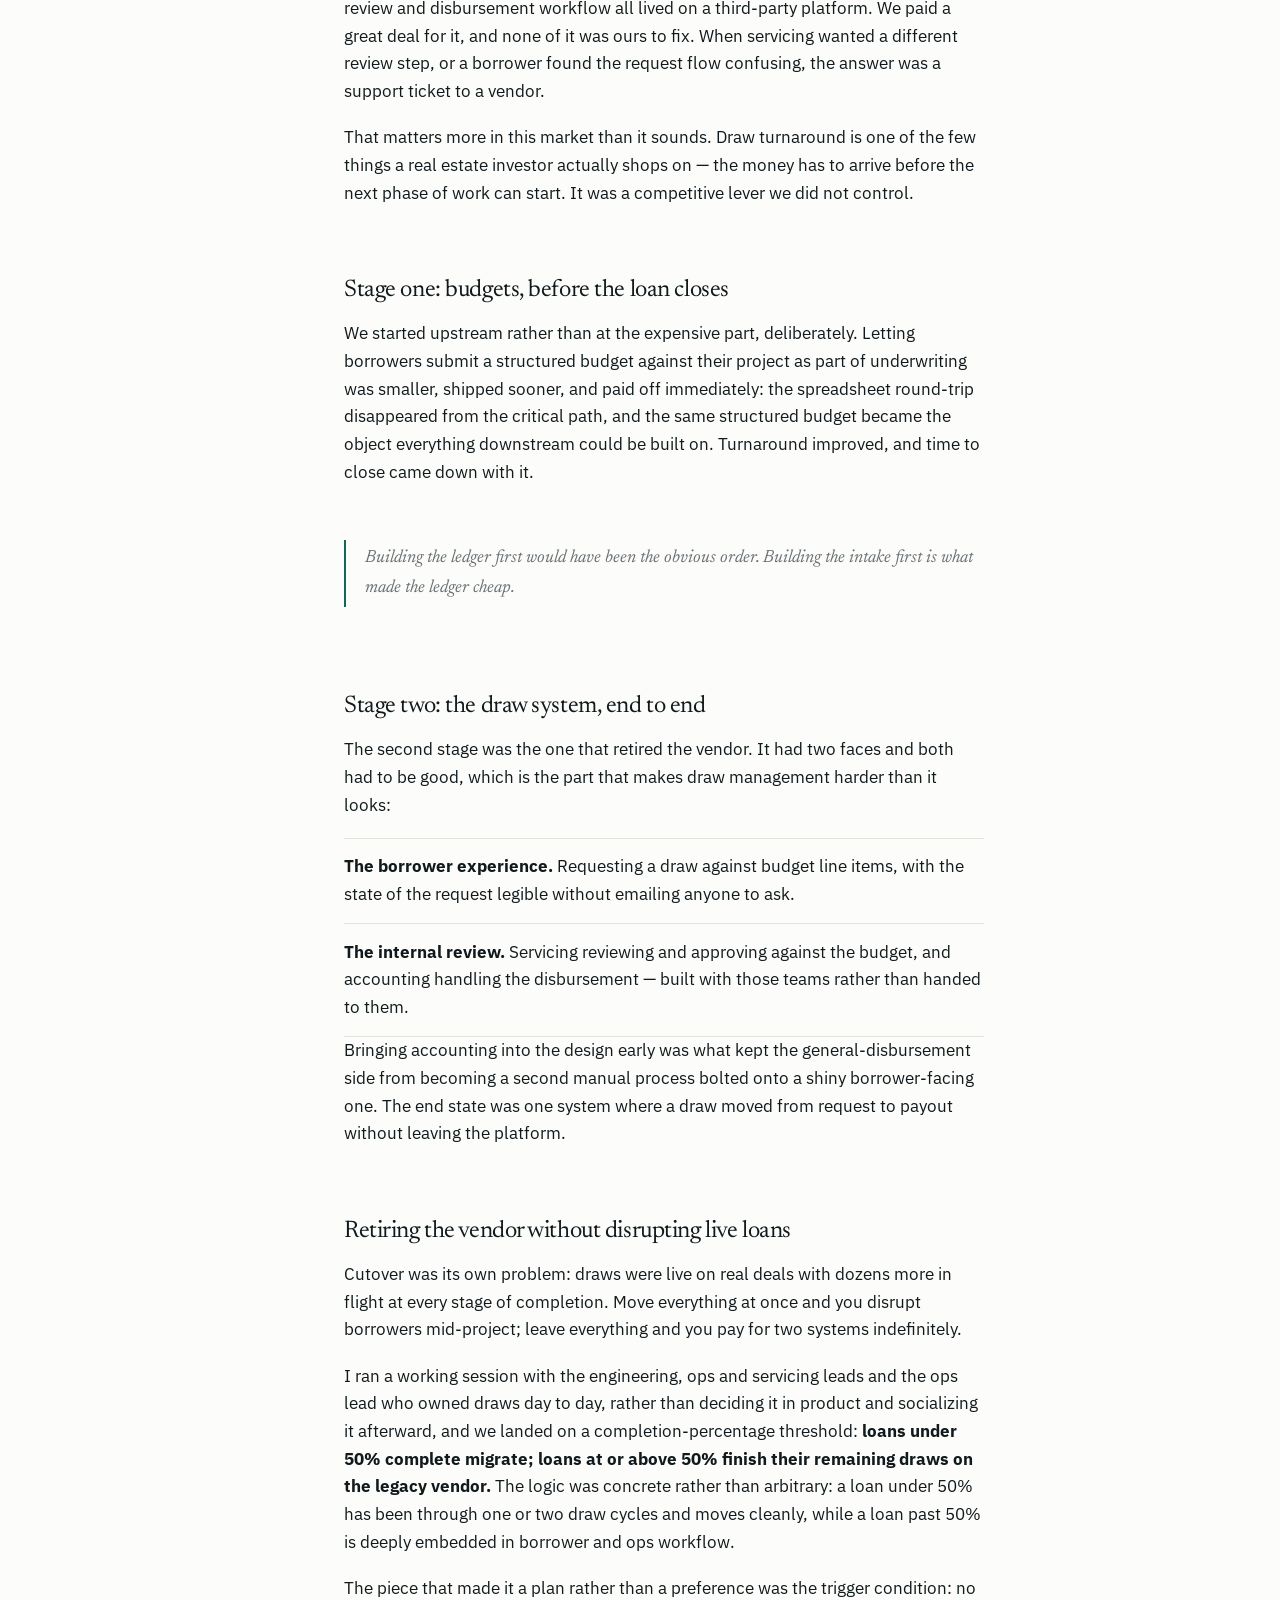
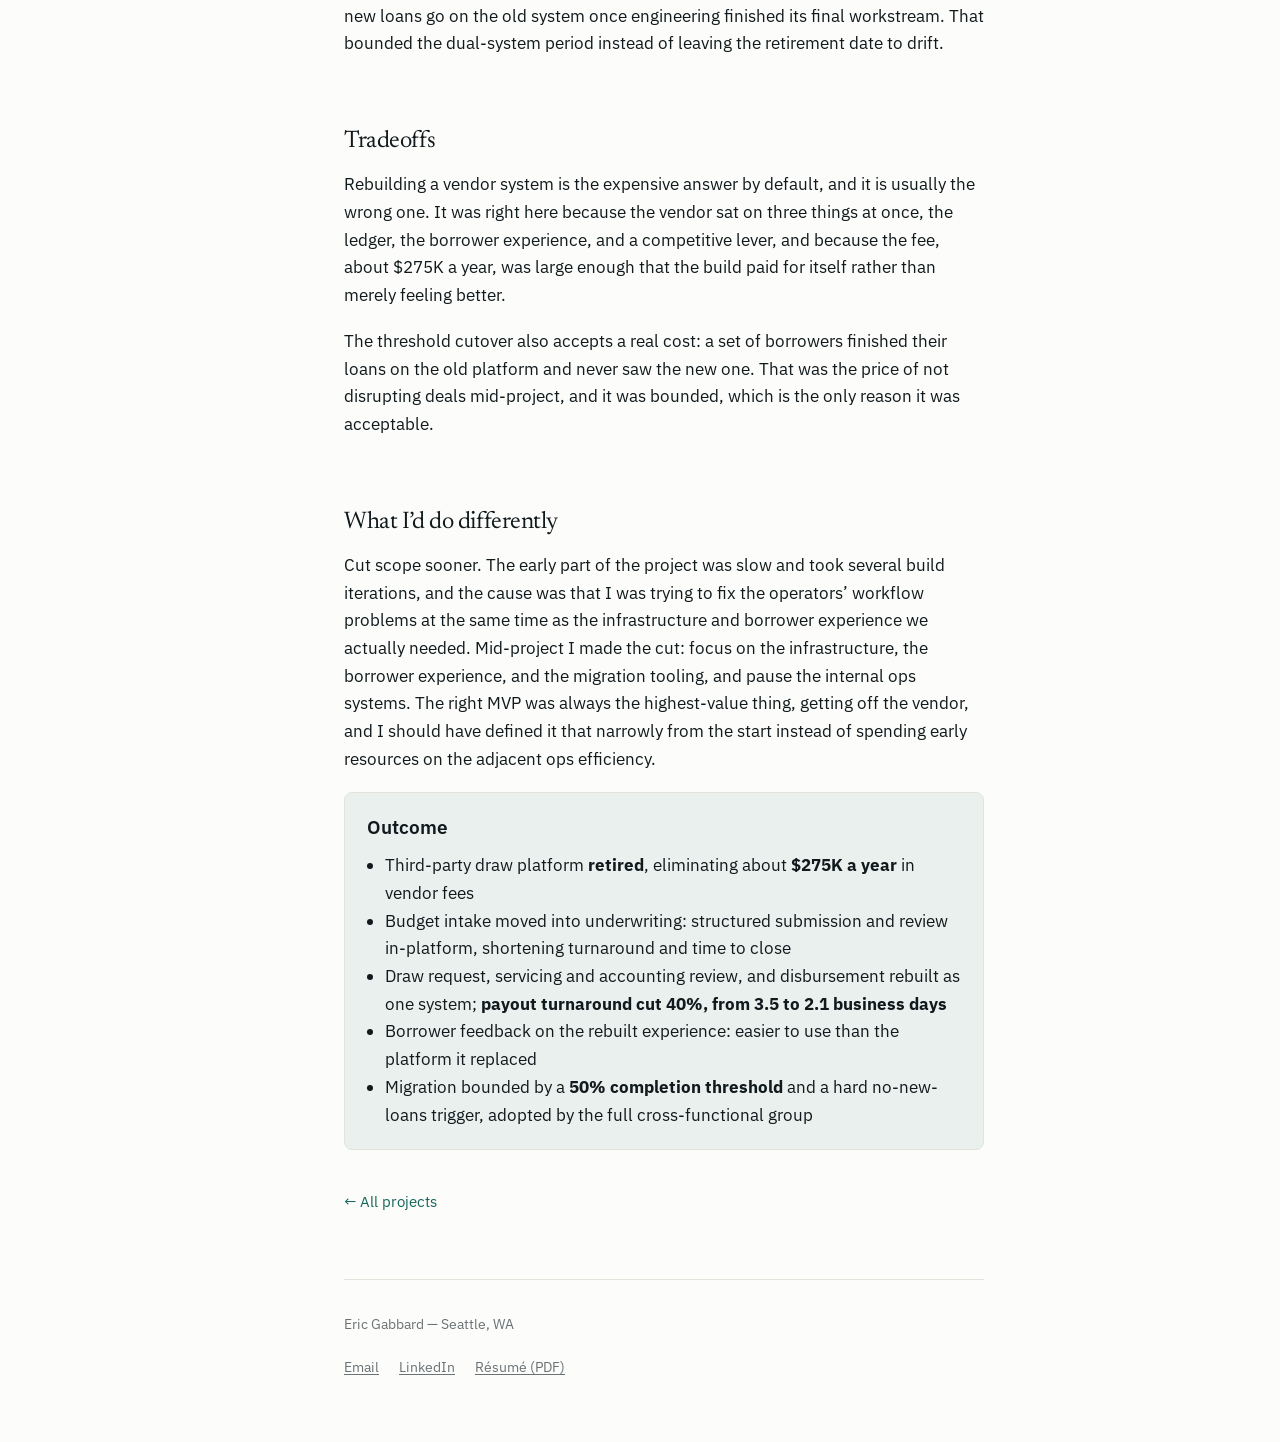
<file: projects/draw-management.html>
<!doctype html>
<html lang="en">
<head>
<meta charset="utf-8">
<meta name="viewport" content="width=device-width, initial-scale=1">
<title>Rebuilding the system we were renting — Eric Gabbard</title>
<meta name="description" content="Budgets arrived by spreadsheet and every draw after closing ran on a vendor platform. We rebuilt intake, ledger, draws and review, and retired the vendor.">
<meta property="og:title" content="Rebuilding the system we were renting — Eric Gabbard">
<meta property="og:description" content="Budgets arrived by spreadsheet and every draw after closing ran on a vendor platform. We rebuilt intake, ledger, draws and review, and retired the vendor.">
<meta property="og:type" content="website">
<meta property="og:url" content="https://ericgabbard.com/projects/draw-management">
<meta property="og:image" content="https://ericgabbard.com/og-image.png">
<meta property="og:image:width" content="1200">
<meta property="og:image:height" content="630">
<meta name="twitter:card" content="summary_large_image">
<meta name="twitter:title" content="Rebuilding the system we were renting — Eric Gabbard">
<meta name="twitter:description" content="Budgets arrived by spreadsheet and every draw after closing ran on a vendor platform. We rebuilt intake, ledger, draws and review, and retired the vendor.">
<meta name="twitter:image" content="https://ericgabbard.com/og-image.png">
<link rel="canonical" href="https://ericgabbard.com/projects/draw-management">
<link rel="icon" href="/favicon-32.png" sizes="32x32" type="image/png">
<link rel="icon" href="/favicon-16.png" sizes="16x16" type="image/png">
<link rel="icon" href="/favicon-48.png" sizes="48x48" type="image/png">
<link rel="apple-touch-icon" href="/apple-touch-icon.png">
<link rel="manifest" href="/site.webmanifest">
<meta name="theme-color" content="#14655a">
<link rel="preconnect" href="https://fonts.googleapis.com">
<link rel="preconnect" href="https://fonts.gstatic.com" crossorigin>
<link rel="stylesheet" href="https://fonts.googleapis.com/css2?family=IBM+Plex+Mono:wght@400&family=IBM+Plex+Sans:wght@400;600&family=Newsreader:opsz,wght@6..72,400;6..72,500&display=swap" media="print" onload="this.media='all'">
<noscript><link rel="stylesheet" href="https://fonts.googleapis.com/css2?family=IBM+Plex+Mono:wght@400&family=IBM+Plex+Sans:wght@400;600&family=Newsreader:opsz,wght@6..72,400;6..72,500&display=swap"></noscript>
<link rel="stylesheet" href="/style.css?v=18">
</head>
<body>
<a class="skip" href="#main">Skip to content</a>
<div class="wrap">

<header>
  <nav>
    <a class="home" href="/" aria-label="Eric Gabbard, home"><svg class="home-icon" viewBox="0 0 24 24" aria-hidden="true" focusable="false"><path d="M3 11.3 12 4.2l9 7.1" fill="none" stroke="currentColor" stroke-width="1.9" stroke-linecap="round" stroke-linejoin="round"/><path d="M5.7 9.7V19.8h12.6V9.7" fill="none" stroke="currentColor" stroke-width="1.9" stroke-linecap="round" stroke-linejoin="round"/></svg><span>Eric Gabbard</span></a>
    <ul>
      <li><a href="/projects/" aria-current="page">Projects</a></li>
      <li><a href="/ai">AI</a></li>
      <li><a href="/contact">Contact</a></li>
    </ul>
  </nav>
</header>

<main id="main" class="case">

  <p class="eyebrow">Backflip &middot; Real estate lending</p>
  <h1>Rebuilding the system we were renting</h1>

  <p class="lede">Budgets came in as spreadsheets. Everything after closing, from the budget
  ledger to the borrower&rsquo;s draw requests to our servicing and accounting review and the
  disbursement itself, ran on a third-party platform we paid heavily for and couldn&rsquo;t
  change. We rebuilt all of it in two stages and retired the vendor.</p>

  <ul class="tldr" aria-label="In short">
    <li>Draw payout cut from <strong>3.5 to 2.1 business days</strong>, 40% faster</li>
    <li>Third-party draw platform <strong>retired</strong>; budgets, draws, and disbursement now in-platform</li>
    <li>About <strong>$275K a year</strong> in vendor fees eliminated</li>
  </ul>

  <dl>
    <dt>Role</dt>
    <dd>Senior Product Manager, then Head of Product &middot; Q1&ndash;Q3 2026</dd>
    <dt>Scope</dt>
    <dd>Product strategy, borrower and internal experience, cross-functional facilitation with
    servicing and accounting, vendor migration and cutover design</dd>
    <dt>Worked with</dt>
    <dd>Loan ops (pre-close and servicing), design, engineering, sales, finance and
    accounting, capital markets</dd>
    <dt>Timeline</dt>
    <dd>Three quarters: a larger build, big process changes, and a full migration</dd>
  </dl>

  <figure>
    <div class="fig-scroll">
    <svg viewBox="0 0 560 232" role="img" aria-label="Draw payout from borrower request to cash: 3.5 business days before, 2.1 business days after, saving 1.4 business days or 40 percent.">
      <text class="ch-lab" x="0" y="12">DRAW PAYOUT &#183; BORROWER REQUEST TO CASH IN HAND</text>
      <text class="ch-lab" x="0" y="26">BUSINESS DAYS</text>

      <line class="ch-rule" x1="120" y1="30" x2="120" y2="180"/>
      <path class="ch-rule" d="M114 180 h6 M114 142.5 h6 M114 105 h6 M114 67.5 h6 M114 30 h6"/>
      <text class="ch-lab" x="108" y="183" text-anchor="end">0</text>
      <text class="ch-lab" x="108" y="145.5" text-anchor="end">1</text>
      <text class="ch-lab" x="108" y="108" text-anchor="end">2</text>
      <text class="ch-lab" x="108" y="70.5" text-anchor="end">3</text>
      <text class="ch-lab" x="108" y="33" text-anchor="end">4</text>

      <line class="ch-rule" x1="120" y1="180" x2="420" y2="180"/>

      <rect class="ch-alt"  x="150" y="48.75" width="70" height="131.25"/>
      <text class="ch-val"  x="185" y="42" text-anchor="middle">3.5 DAYS</text>
      <text class="ch-lab"  x="185" y="196" text-anchor="middle">BEFORE</text>

      <rect class="ch-mark" x="280" y="101.25" width="70" height="78.75"/>
      <text class="ch-val"  x="315" y="95" text-anchor="middle">2.1 DAYS</text>
      <text class="ch-lab"  x="315" y="196" text-anchor="middle">AFTER</text>

      <path class="ch-dash" d="M220 48.75 H400 M350 101.25 H400"/>
      <path class="ch-rule" d="M386 48.75 h8 M386 101.25 h8 M390 48.75 V101.25"/>
      <text class="ch-val" x="402" y="72">1.4 DAYS</text>
      <text class="ch-lab" x="402" y="84">40% FASTER</text>

      <text class="ch-lab" x="0" y="224">VENDOR RETIRED &#183; EVERY IN-FLIGHT LOAN MIGRATED</text>
    </svg>
    </div>
    <figcaption><span>Fig. 1 &#8212; Draw payout, before and after the rebuild</span><span>Backflip</span></figcaption>
  </figure>

  <h2>The problem</h2>

  <p>Backflip lends against renovation projects, so a loan is really a budget: a line-item plan
  for the work, drawn down in stages as the work gets done. When I arrived, that budget arrived
  as a spreadsheet attached to an email. Underwriting parsed it by hand. Every version was a
  new attachment, and the deal waited while somebody reconciled them.</p>

  <p>After closing it got worse, in a more expensive way. The budget ledger, the borrower&rsquo;s
  draw request experience, and our servicing and accounting teams&rsquo; review and disbursement
  workflow all lived on a third-party platform. We paid a great deal for it, and none of it was
  ours to fix. When servicing wanted a different review step, or a borrower found the request
  flow confusing, the answer was a support ticket to a vendor.</p>

  <p>That matters more in this market than it sounds. Draw turnaround is one of the few things
  a real estate investor actually shops on &mdash; the money has to arrive before the next
  phase of work can start. It was a competitive lever we did not control.</p>

  <h2>Stage one: budgets, before the loan closes</h2>

  <p>We started upstream rather than at the expensive part, deliberately. Letting borrowers
  submit a structured budget against their project as part of underwriting was smaller, shipped
  sooner, and paid off immediately: the spreadsheet round-trip disappeared from the critical
  path, and the same structured budget became the object everything downstream could be built
  on. Turnaround improved, and time to close came down with it.</p>

  <blockquote>Building the ledger first would have been the obvious order. Building the intake
  first is what made the ledger cheap.</blockquote>

  <h2>Stage two: the draw system, end to end</h2>

  <p>The second stage was the one that retired the vendor. It had two faces and both had to be
  good, which is the part that makes draw management harder than it looks:</p>

  <ul class="plain">
    <li><strong>The borrower experience.</strong> Requesting a draw against budget line items,
    with the state of the request legible without emailing anyone to ask.</li>
    <li><strong>The internal review.</strong> Servicing reviewing and approving against the
    budget, and accounting handling the disbursement &mdash; built with those teams rather
    than handed to them.</li>
  </ul>

  <p>Bringing accounting into the design early was what kept the general-disbursement side from
  becoming a second manual process bolted onto a shiny borrower-facing one. The end state was
  one system where a draw moved from request to payout without leaving the platform.</p>

  <h2>Retiring the vendor without disrupting live loans</h2>

  <p>Cutover was its own problem: draws were live on real deals with dozens more in flight at
  every stage of completion. Move everything at once and you disrupt borrowers mid-project;
  leave everything and you pay for two systems indefinitely.</p>

  <p>I ran a working session with the engineering, ops and servicing leads and the ops lead who
  owned draws day to day, rather than deciding it in product and socializing it afterward, and we landed on a
  completion-percentage threshold: <strong>loans under 50% complete migrate; loans at or above
  50% finish their remaining draws on the legacy vendor.</strong> The logic was concrete rather
  than arbitrary: a loan under 50% has been through one or two draw cycles and moves
  cleanly, while a loan past 50% is deeply embedded in borrower and ops workflow.</p>

  <p>The piece that made it a plan rather than a preference was the trigger condition: no new
  loans go on the old system once engineering finished its final workstream. That bounded the
  dual-system period instead of leaving the retirement date to drift.</p>

  <h2>Tradeoffs</h2>

  <p>Rebuilding a vendor system is the expensive answer by default, and it is usually the wrong
  one. It was right here because the vendor sat on three things at once, the ledger, the
  borrower experience, and a competitive lever, and because the fee, about $275K
  a year, was large enough that the build paid for itself rather than merely feeling better.</p>

  <p>The threshold cutover also accepts a real cost: a set of borrowers finished their loans on
  the old platform and never saw the new one. That was the price of not disrupting deals
  mid-project, and it was bounded, which is the only reason it was acceptable.</p>

  <h2>What I&rsquo;d do differently</h2>

  <p>Cut scope sooner. The early part of the project was slow and took several build
  iterations, and the cause was that I was trying to fix the operators&rsquo; workflow
  problems at the same time as the infrastructure and borrower experience we actually needed.
  Mid-project I made the cut: focus on the infrastructure, the borrower experience, and the
  migration tooling, and pause the internal ops systems. The right MVP was always the
  highest-value thing, getting off the vendor, and I should have defined it that narrowly
  from the start instead of spending early resources on the adjacent ops efficiency.</p>

  <div class="outcome">
    <h3>Outcome</h3>
    <ul>
      <li>Third-party draw platform <strong>retired</strong>, eliminating about <strong>$275K a year</strong> in vendor fees</li>
      <li>Budget intake moved into underwriting: structured submission and review in-platform, shortening turnaround and time to close</li>
      <li>Draw request, servicing and accounting review, and disbursement rebuilt as one system; <strong>payout turnaround cut 40%, from 3.5 to 2.1 business days</strong></li>
      <li>Borrower feedback on the rebuilt experience: easier to use than the platform it replaced</li>
      <li>Migration bounded by a <strong>50% completion threshold</strong> and a hard no-new-loans trigger, adopted by the full cross-functional group</li>
    </ul>
  </div>

  <a class="back" href="/projects/">&larr; All projects</a>

</main>

<footer>
  <p>Eric Gabbard — Seattle, WA</p>
  <ul class="footlinks">
    <li><a href="mailto:ericdgabbard@gmail.com">Email</a></li>
    <li><a href="https://www.linkedin.com/in/eric-gabbard-48069759/">LinkedIn</a></li>
    <li><a href="/resume.pdf?v=2026-09-03">Résumé (PDF)</a></li>
  </ul>
</footer>

</div>
  <script src="/site.js?v=3" defer></script>
  <!-- Cloudflare Web Analytics -->
  <script type='module' src='https://static.cloudflareinsights.com/beacon.min.js' data-cf-beacon='{"token": "a85f519c6c7c4a88a507c44891415a3c"}'></script>
  <!-- End Cloudflare Web Analytics -->
</body>
</html>
</file>
<file: style.css>
/* ericgabbard.com — "Instrument Panel"
   Charts are the visual language; every figure is drawn from a published number. */

:root {
  --bg:          #fcfcfa;
  --surface:     #ffffff;
  --fg:          #10191c;
  --muted:       #6a7276;
  --rule:        #e3e2db;
  --accent:      #14655a;
  --accent-soft: #e9f0ee;
  /* Also the comparison-bar fill in the charts, so it has to clear 3:1 on
     --bg (this is 3.4:1); the lighter clay it replaced was 2.1:1. */
  --clay:        #9c8b78;
  --on-accent:   #ffffff;

  --serif: "Newsreader", Georgia, "Iowan Old Style", serif;
  --sans:  "IBM Plex Sans", ui-sans-serif, -apple-system, BlinkMacSystemFont, "Segoe UI", Helvetica, Arial, sans-serif;
  --mono:  "IBM Plex Mono", ui-monospace, "SF Mono", Menlo, Consolas, monospace;

  --max: 44rem;

  /* Height of the home page's top bar. The hero is sized against it so the
     bar plus the hero fill exactly one viewport. */
  --bar-h: 3.8rem;
}

@media (prefers-color-scheme: dark) {
  :root {
    --bg:          #0e1315;
    --surface:     #141a1c;
    --fg:          #e4e8e7;
    --muted:       #8e9997;
    --rule:        #242c2e;
    --accent:      #5cbfad;
    --accent-soft: #16262a;
    --clay:        #8a7d70;
    --on-accent:   #0e1315;
  }
}

*, *::before, *::after { box-sizing: border-box; }

html { -webkit-text-size-adjust: 100%; }

body {
  margin: 0;
  background: var(--bg);
  color: var(--fg);
  font-family: var(--sans);
  font-size: 16.5px;
  line-height: 1.68;
  -webkit-font-smoothing: antialiased;
}

.wrap { max-width: var(--max); margin: 0 auto; padding: 0 1.5rem; }

/* Keyboard users get a way past the nav. Off-canvas until focused, then it
   drops in as a small filled tab at the top-left. */
.skip {
  position: absolute;
  top: 0; left: 0;
  z-index: 30;
  transform: translateY(-110%);
  background: var(--accent);
  color: var(--on-accent);
  font-family: var(--mono);
  font-size: 0.78rem;
  letter-spacing: 0.08em;
  text-decoration: none;
  padding: 0.6rem 1rem;
  border-radius: 0 0 4px 0;
  transition: transform 0.12s ease;
}
.skip:focus, .skip:focus-visible { transform: none; outline-offset: 0; }

/* ---------- header ---------- */

header { padding: 1.1rem 0 0; }

nav {
  display: flex; flex-wrap: wrap;
  align-items: center; justify-content: space-between;
  gap: 1rem;
  border-bottom: 1px solid var(--rule);
  padding-bottom: 0.85rem;
}

nav .home {
  font-weight: 600; letter-spacing: -0.01em; text-decoration: none; color: var(--fg);
  display: inline-flex; align-items: center; gap: 0.5rem;
}

/* the home glyph sits with the wordmark and inherits its colour */
.home-icon { width: 1.05em; height: 1.05em; flex: none; }
nav .home:hover { color: var(--accent); }

nav ul { display: flex; gap: 1.5rem; list-style: none; margin: 0; padding: 0; font-size: 0.92rem; }

nav a { color: var(--muted); text-decoration: none; }
nav a:hover, nav a[aria-current="page"] { color: var(--accent); }

/* Inline links take vertical padding without changing the line box, so this
   lifts the hit area to 24px+ without moving anything. */
nav ul a, .footlinks a { padding: 0.35rem 0.3rem; margin: 0 -0.3rem; }

/* Below the sidebar breakpoint the nav is a top row rather than a sticky
   left column, so pin the row itself — otherwise the links scroll away and
   the reader has no navigation for the rest of the page. */
@media (max-width: 67.99rem) {
  /* The header, not the nav inside it: a sticky element can only travel
     within its containing block, and the header's box is barely taller
     than the nav row, so pinning the nav pins it nowhere. */
  header {
    position: sticky;
    top: 0;
    z-index: 20;
    background: var(--bg);
  }
}

/* The home page's one nav: a full-width bar that sits above the hero and
   stays pinned at every width. It is the same row as the inner pages' top
   nav, with the hairline on the bar rather than on the row inside it. */
header.bar {
  position: sticky;
  top: 0;
  z-index: 20;
  display: flex;
  flex-direction: column;
  justify-content: center;
  min-height: var(--bar-h);
  padding: 0;
  background: var(--bg);
  border-bottom: 1px solid var(--rule);
}

header.bar nav {
  width: 100%;
  max-width: var(--max);
  margin: 0 auto;
  padding: 0 1.5rem;
  border-bottom: 0;
}

/* While the bar is over the hero it goes transparent and light, so the dark
   frame runs edge to edge; once the hero scrolls out (JS toggles .over off)
   it becomes the same solid bar the inner pages use. No JS: solid bar. */
header.bar.over {
  background: transparent;
  border-bottom-color: transparent;
}
header.bar.over nav .home { color: #f3f7f5; }
header.bar.over nav ul a { color: rgba(226, 238, 234, 0.72); }
header.bar.over nav ul a:hover { color: #8fe6d6; }

a:focus-visible { outline: 2px solid var(--accent); outline-offset: 3px; border-radius: 3px; }

/* ---------- type ---------- */

h1, h2 {
  font-family: var(--serif);
  font-weight: 400;
  letter-spacing: -0.018em;
  line-height: 1.14;
  text-wrap: balance;
}

h1 { font-size: clamp(1.95rem, 5vw, 2.6rem); margin: 2rem 0 1rem; max-width: 20ch; }
h2 { font-size: 1.5rem; margin: 3.2rem 0 1rem; }

h3 {
  font-family: var(--sans);
  font-size: 1.16rem; font-weight: 600;
  letter-spacing: -0.006em;
  margin: 2.6rem 0 0.55rem;
}

p { margin: 0 0 1.15rem; }

a { color: var(--accent); text-underline-offset: 3px; }

.lede { font-size: 1.18rem; line-height: 1.5; color: var(--fg); }

/* three-line summary under a case-study lede */
.tldr {
  list-style: none; margin: 0 0 2rem; padding: 0.9rem 1.1rem;
  border-left: 3px solid var(--accent); background: var(--accent-soft);
  font-size: 0.95rem; line-height: 1.5;
}
.tldr li { margin: 0; padding: 0.15rem 0; }
.tldr li + li { border-top: 1px solid var(--rule); }

.eyebrow {
  font-family: var(--mono);
  font-size: 0.72rem; letter-spacing: 0.12em; text-transform: uppercase;
  color: var(--muted); margin: 0 0 0.8rem;
}

/* ---------- charts ---------- */

.ch-mark { fill: var(--accent); }
.ch-alt  { fill: var(--clay); }
.ch-lab  { fill: var(--muted); font-family: var(--mono); font-size: 8.5px; letter-spacing: 0.06em; }
.ch-val  { fill: var(--fg); font-family: var(--mono); font-size: 9.5px; }
.ch-on   { fill: var(--on-accent); font-family: var(--sans); font-size: 9px; }
.ch-rule { stroke: var(--rule); stroke-width: 1; }
.ch-ghost { fill: none; stroke: var(--clay); stroke-width: 1; }
.ch-arrow { fill: none; stroke: var(--clay); stroke-width: 1; }
.ch-line  { fill: none; stroke: var(--accent); stroke-width: 2.5; }
.ch-line2 { fill: none; stroke: var(--clay); stroke-width: 2; stroke-dasharray: 6 5; }
.ch-dot   { fill: var(--accent); }
.ch-dot2  { fill: var(--clay); }
.ch-dash  { fill: none; stroke: var(--clay); stroke-width: 1; stroke-dasharray: 3 3; }

/* Larger type for the wider two-panel figures, so text renders at the same
   apparent size as it does in a 560-wide viewBox. Must follow .ch-lab/.ch-val. */
.ch-lab-lg { fill: var(--muted); font-family: var(--mono); font-size: 11.5px; letter-spacing: 0.06em; }
.ch-val-lg { fill: var(--fg); font-family: var(--mono); font-size: 13px; }

figure { margin: 2rem 0; }
figure svg { display: block; width: 100%; height: auto; }
/* The breakout gives a figure the full 64rem on wide screens, which scales the
   8.5px SVG labels well past body-text size. Hold the drawing back so its type
   reads at roughly the same weight as the prose beside it. */
.case figure { max-width: 46rem; }
figcaption {
  font-family: var(--mono); font-size: 0.72rem; color: var(--muted);
  border-top: 1px solid var(--rule); padding-top: 0.55rem; margin-top: 0.7rem;
  display: flex; flex-wrap: wrap; gap: 0.4rem 1.2rem; justify-content: space-between;
}

/* On a phone a 560-unit figure would set its 8.5px labels at about 5px.
   Below 40rem the drawing keeps a 34rem floor (labels at 8px and up) and
   scrolls sideways inside this wrapper instead; the caption stays put
   underneath. The two-tone
   backgrounds are the scroll-shadow trick: the covers are attached to the
   content and slide away to reveal the shadows at whichever edge has more. */
.fig-scroll { overflow-x: auto; -webkit-overflow-scrolling: touch; }

@media (max-width: 39.99rem) {
  .fig-scroll svg { min-width: 34rem; }
  .fig-scroll {
    background:
      linear-gradient(to right, var(--bg) 40%, transparent) 0 0 / 3rem 100%,
      linear-gradient(to left,  var(--bg) 40%, transparent) 100% 0 / 3rem 100%,
      radial-gradient(farthest-side at 0 50%,   rgba(0,0,0,0.18), transparent) 0 0 / 1rem 100%,
      radial-gradient(farthest-side at 100% 50%, rgba(0,0,0,0.18), transparent) 100% 0 / 1rem 100%;
    background-repeat: no-repeat;
    background-attachment: local, local, scroll, scroll;
  }
}

/* ---------- work cards ---------- */
/* One project per row. Stacked at every width below the sidebar breakpoint:
   text, then the chart, then the chips and the call to action. Above it the
   chart takes the right column and top-aligns with the kicker. Never a
   three-up grid — that squeezed the cards tall and narrow and left the
   numbers unreadable. */

.cards { display: grid; grid-template-columns: 1fr; gap: 1.6rem; }

.card {
  display: grid;
  grid-template-columns: 1fr;
  gap: 1.3rem;
  align-items: start;
  padding: 1.6rem 1.75rem;
  border: 1px solid var(--rule);
  border-radius: 8px;
  background: var(--surface);
  text-decoration: none;
  color: inherit;
  transition: border-color 0.15s ease;
}

.card:hover { border-color: var(--accent); }

.card .kicker {
  font-family: var(--mono);
  font-size: 0.68rem; letter-spacing: 0.1em; text-transform: uppercase;
  color: var(--muted); margin: 0 0 0.5rem;
}

.card h2 {
  font-family: var(--serif); font-weight: 500;
  font-size: 1.32rem; line-height: 1.25; letter-spacing: -0.006em;
  text-wrap: wrap;
  margin: 0 0 0.9rem;
}

.card p { margin: 0; color: var(--muted); font-size: 0.94rem; line-height: 1.55; }
.card .pi + .pi { margin-top: 0.7rem; }

.card .tag {
  font-family: var(--mono);
  font-size: 0.62rem; letter-spacing: 0.11em; text-transform: uppercase;
  color: var(--accent);
  margin-right: 0.5rem;
}

.card .more {
  display: inline-block; margin-top: 1.05rem;
  font-family: var(--mono); font-size: 0.72rem; letter-spacing: 0.04em;
  color: var(--accent);
}
/* stacked, the grid gap already separates the foot from the chart */
.card .card-foot > :first-child { margin-top: 0; }

.card:hover .more { text-decoration: underline; }

/* stacked, the chart would blow up to full width and the 9px SVG type with
   it — hold it to roughly the width it has in the two-column layout */
.card .chart { max-width: 22rem; }
.card .chart svg { display: block; width: 100%; height: auto; }

/* ---------- lists ---------- */

ul.plain { list-style: none; margin: 0; padding: 0; }
ul.plain > li { padding: 0.9rem 0; border-top: 1px solid var(--rule); }
ul.plain > li:last-child { border-bottom: 1px solid var(--rule); }
/* When the list is the last thing before the footer, the footer's own rule
   closes it; a second rule 4rem above reads as an empty box. */
main > ul.plain:last-child > li:last-child { border-bottom: 0; }
main > ul.plain:last-child { margin-bottom: 0; }

.stats { display: flex; flex-wrap: wrap; gap: 0.5rem; list-style: none; margin: 0; padding: 0; }
.stats li {
  font-family: var(--mono);
  font-size: 0.72rem; font-variant-numeric: tabular-nums;
  color: var(--accent); background: var(--accent-soft);
  border-radius: 3px; padding: 0.2rem 0.55rem;
}

/* ---------- case study ---------- */

.case dl { margin: 0 0 2rem; }
.case dt {
  font-family: var(--mono);
  font-size: 0.7rem; letter-spacing: 0.1em; text-transform: uppercase;
  color: var(--muted); margin-top: 1rem;
}
.case dd { margin: 0.2rem 0 0; }

blockquote {
  margin: 2.2rem 0;
  padding: 0.2rem 0 0.2rem 1.2rem;
  border-left: 2px solid var(--accent);
  font-family: var(--serif); font-size: 1.12rem; font-style: italic;
  color: var(--muted);
}

.outcome {
  border: 1px solid var(--rule);
  border-radius: 8px;
  padding: 1.2rem 1.4rem;
  background: var(--accent-soft);
}
.outcome h3 { margin-top: 0; }
.outcome ul { margin: 0; padding-left: 1.1rem; }

.back { display: inline-block; margin: 2.5rem 0 0; font-size: 0.93rem; text-decoration: none; }

/* ---------- footer ---------- */

footer {
  border-top: 1px solid var(--rule);
  margin-top: 4rem;
  padding: 2rem 0 4rem;
  font-size: 0.9rem;
  color: var(--muted);
}

footer a { color: var(--muted); }
footer a:hover { color: var(--accent); }

.footlinks { display: flex; flex-wrap: wrap; gap: 1.25rem; list-style: none; margin: 0.5rem 0 0; padding: 0; }

@media (prefers-reduced-motion: reduce) {
  * { transition: none !important; animation: none !important; }
}

main > .eyebrow:first-child { margin-top: 2.2rem; }

/* ---------- wide screens: sticky identity rail + breakout figures ----------
   Prose keeps its ~65-character measure; charts and diagrams take the extra
   width instead of leaving it empty. Everything below 68rem is untouched. */

@media (min-width: 68rem) {

  .wrap {
    max-width: 74rem;
    display: grid;
    grid-template-columns: 12rem minmax(0, 40rem) minmax(0, 1fr);
    column-gap: 4rem;
    align-items: start;
    padding: 0 2.5rem;
  }

  /* Sticky with top: 3rem already holds the rail 3rem down from the top of
     the wrap, even before any scrolling. No padding on top of that, so the
     wordmark's box starts on the same line as main's first child. */
  .wrap > header {
    grid-column: 1;
    grid-row: 1 / span 2;
    position: sticky;
    top: 3rem;
    padding: 0;
  }

  .wrap > header nav {
    flex-direction: column;
    align-items: flex-start;
    gap: 1.1rem;
    border-bottom: 0;
    padding-bottom: 0;
  }

  .wrap > header nav .home { font-size: 1.05rem; }

  .wrap > header nav ul { flex-direction: column; gap: 0.45rem; font-size: 0.9rem; }

  header.bar nav { max-width: 74rem; padding: 0 2.5rem; }

  main {
    grid-column: 2 / 4;
    display: grid;
    grid-template-columns: minmax(0, 40rem) minmax(0, 1fr);
    column-gap: 4rem;
    padding-top: 3rem;
  }

  main > * { grid-column: 1; }

  /* data breathes into the right margin */
  main > figure,
  main > .loop,
  main > .builtfor { grid-column: 1 / -1; }

  main > *:first-child,
  main > .eyebrow:first-child { margin-top: 0; }

  footer {
    grid-column: 2;
    grid-row: 2;
  }
}

@media (min-width: 100rem) {
  .wrap { max-width: 84rem; grid-template-columns: 14rem minmax(0, 44rem) minmax(0, 1fr); }
  header.bar nav { max-width: 84rem; }
  main { grid-template-columns: minmax(0, 44rem) minmax(0, 1fr); }
}

@media (min-width: 68rem) {
  /* one project per row, breaking into the right margin the way a figure does */
  main > .cards { grid-column: 1 / -1; }
  .card {
    grid-template-columns: minmax(0, 1fr) minmax(0, 22rem);
    grid-template-rows: auto 1fr;
    column-gap: 3rem;
    row-gap: 0;
    padding: 1.75rem 2rem;
  }
  /* the chart spans both rows of the right column and hangs from the top,
     level with the kicker, rather than floating at mid-height */
  .card .chart { grid-column: 2; grid-row: 1 / -1; align-self: start; max-width: none; }
  .card .card-foot { grid-column: 1; margin-top: 1.05rem; }
}

/* ================= home hero ================= */

.hero {
  position: relative;
  /* The bar plus the hero fill the viewport, so nothing from the About
     section peeks above the fold. dvh tracks the mobile toolbar as it
     collapses; vh is the fallback. */
  min-height: 100vh;
  min-height: 100dvh;
  margin-top: calc(-1 * var(--bar-h));
  padding-top: var(--bar-h);
  display: grid;
  grid-template-rows: 1fr auto;
  overflow: hidden;
  background: #0b1214;
  isolation: isolate;
}

.hero-art {
  position: absolute;
  inset: 0;
  width: 100%;
  height: 100%;
  z-index: -1;
}

.hero-title {
  align-self: center;
  text-align: center;
  padding: 0 1.5rem;
}

.hero-title h1 {
  font-family: var(--serif);
  font-weight: 400;
  color: #f6faf8;
  font-size: clamp(2.6rem, 9vw, 6rem);
  line-height: 1;
  letter-spacing: -0.03em;
  margin: 0;
  max-width: none;
}

.hero-role {
  font-family: var(--mono);
  font-size: clamp(0.68rem, 1.6vw, 0.84rem);
  letter-spacing: 0.22em;
  text-transform: uppercase;
  color: rgba(143, 230, 214, 0.85);
  margin: 1.4rem 0 0;
}

/* The glyph is 30px wide; the padding around it is the tap target. The
   margin below is trimmed by the same amount so the chevron sits where it did. */
.hero-cue {
  justify-self: center;
  margin-bottom: 1.7rem;
  padding: 0.5rem;
  color: rgba(242, 247, 245, 0.55);
  width: 46px;
  display: block;
  animation: cue 2.6s ease-in-out infinite;
}

.hero-cue svg { display: block; width: 100%; }
.hero-cue:hover, .hero-cue:focus-visible { color: #8fe6d6; animation-play-state: paused; }

@keyframes cue {
  0%, 100% { transform: translateY(0); }
  50%      { transform: translateY(5px); }
}

@media (prefers-reduced-motion: reduce) {
  .hero-cue { animation: none; }
}

/* ================= home body ================= */

/* The home page's below-fold half uses the same .wrap shell as every other
   page, minus the rail: the bar above the hero is the nav, so on wide
   screens the rail column stays empty and the prose sits at the same x as
   on the inner pages. */

.home-about h2 {
  margin: 2rem 0 1.6rem;
  font-size: 1.35rem;
}

.home-about p { font-size: 1.04rem; }

.btn-row {
  display: flex;
  flex-wrap: wrap;
  gap: 0.9rem;
  margin: 2.4rem 0 0;
}

.hero-cta { margin: 2.2rem 0 0; }

.btn {
  display: inline-block;
  border: 1px solid var(--accent);
  color: var(--accent);
  text-decoration: none;
  font-family: var(--mono);
  font-size: 0.78rem;
  letter-spacing: 0.14em;
  text-transform: uppercase;
  padding: 0.75rem 1.5rem;
  border-radius: 4px;
  transition: background 0.15s ease, color 0.15s ease;
}

.btn:hover { background: var(--accent); color: var(--on-accent); }

/* filled: the two routes off the homepage */
.btn-primary {
  background: var(--accent);
  color: var(--on-accent);
  border-color: var(--accent);
}

.btn-primary:hover { background: transparent; color: var(--accent); }

/* on the dark hero, the accent green has too little contrast — go light */
.btn-hero {
  border-color: rgba(242, 247, 245, 0.55);
  color: #f2f7f5;
}

.btn-hero:hover { background: #f2f7f5; color: #0b1214; }
.btn-hero:focus-visible { outline-color: #8fe6d6; }

/* ================= contact list ================= */

.contact-list > li {
  display: grid;
  grid-template-columns: 7rem 1fr;
  gap: 1rem;
  align-items: baseline;
}

.contact-list .k {
  font-family: var(--mono);
  font-size: 0.7rem;
  letter-spacing: 0.1em;
  text-transform: uppercase;
  color: var(--muted);
}

@media (max-width: 30rem) {
  .contact-list > li { grid-template-columns: 1fr; gap: 0.2rem; }
}

@media (max-width: 30rem) {
  .hero-role { letter-spacing: 0.13em; font-size: 0.63rem; }

  /* The centre crop of the 1600-wide art puts the rising curve straight
     through the name and the role line on a phone. Slide the drawn layer
     down its own coordinate space so the curve passes under the title; the
     grid and vignette stay where they are. */
  .hero-art .art { transform: translateY(240px); }
}

/* No CSS scroll-behavior here on purpose: the hero cue animates the scroll
   in JS, and a browser-level smooth scroll fights it on every frame — the
   symptom is a long stall before anything moves. */

#about { scroll-margin-top: calc(var(--bar-h) + 1.25rem); }

/* ---------- the day loop (AI page hero) ----------
   Four panels, one working day. Hairline grid rather than four bordered
   cards: the day is continuous, and gaps between cards would read as four
   unrelated claims instead of one loop. */

/* Two by two, held to the prose measure. Four columns across 34rem gave each
   panel ~8rem and broke the text to one word a line; the day still reads in
   order left-to-right, top-to-bottom. */
.loop {
  display: grid;
  grid-template-columns: repeat(2, minmax(0, 1fr));
  gap: 1px;
  background: var(--rule);
  border: 1px solid var(--rule);
  border-radius: 8px;
  overflow: hidden;
  margin: 2rem 0 2.4rem;
}

.loop .step { background: var(--bg); padding: 1.3rem 1.25rem 1.45rem; }

/* The time-of-day label above each panel. Mono and small so it reads as a
   timestamp rather than competing with the heading under it. */
.loop .when {
  display: block;
  font-family: var(--mono);
  font-size: 0.66rem; font-weight: 400;
  letter-spacing: 0.13em; text-transform: uppercase;
  color: var(--accent);
  margin-bottom: 0.4rem;
}

/* h2 for the outline (h1 → h2, nothing skipped), set at the size and
   weight of the h3 it replaced */
.loop h2 {
  font-family: var(--sans);
  font-size: 1.06rem; font-weight: 600;
  letter-spacing: -0.006em; line-height: 1.68;
  text-wrap: wrap;
  margin: 0 0 0.35rem;
}
/* These four panels are the page's opening argument, not caption text.
   They read at body size and in body colour; the mono .when label above
   is what carries the hierarchy. */
.loop p { margin: 0; font-size: 1rem; line-height: 1.6; color: var(--fg); }

@media (max-width: 30rem) {
  .loop { grid-template-columns: 1fr; }
}

/* The pivot from my own practice to the company's. Reads as a turn in the
   argument, not as a pull quote. */

.turn {
  border-left: 2px solid var(--accent);
  background: var(--accent-soft);
  border-radius: 0 8px 8px 0;
  padding: 1.15rem 1.3rem;
  margin: 2.2rem 0;
}
.turn p { margin: 0; }
.turn p.claim { font-weight: 600; }
.turn p + p { margin-top: 0.6rem; font-size: 1.02rem; line-height: 1.6; color: var(--fg); }

/* Three things the company got. Clay rules on top, no boxes — these are
   summaries that point down the page, not cards to click. */

.builtfor { display: grid; grid-template-columns: 1fr; gap: 1.7rem; margin: 1.4rem 0 0; }
/* Flex column so the stat can be pushed to the bottom: the three paragraphs
   are different lengths, and left in flow their hairlines sat at three
   different heights across the row. */
.builtfor .bf {
  border-top: 2px solid var(--clay);
  padding-top: 0.7rem;
  display: flex;
  flex-direction: column;
}
.builtfor .bf h3 { margin: 0 0 0.35rem; font-size: 1.06rem; }
.builtfor .bf p { margin: 0; font-size: 1rem; line-height: 1.6; color: var(--fg); }

/* The number is the point of each block, so it leaves the paragraph and sits
   below a hairline as a labelled pair. Set as one run it wrapped mid-value and
   left "days" alone on the last line; a label above gives the value its own
   line to break on. */
/* auto keeps the hairline on the floor of the block; the gap below the prose
   is the minimum, not the actual, distance */
.builtfor .bf > p:not(.stat) { margin-bottom: 0.9rem; }
.builtfor .bf p.stat {
  margin-top: auto;
  border-top: 1px solid var(--rule);
  padding-top: 0.5rem;
}
.builtfor .bf .stat .lab {
  display: block;
  font-family: var(--mono);
  font-size: 0.64rem; letter-spacing: 0.12em; text-transform: uppercase;
  color: var(--muted);
  margin-bottom: 0.15rem;
}
.builtfor .bf .stat .val {
  display: block;
  font-family: var(--mono);
  font-size: 0.85rem; line-height: 1.4;
  color: var(--accent);
}

/* Deliberately not a three-up. Split across the prose measure each column is
   ~10rem wide and the sentences shred; stacked, each one keeps a readable
   line and the clay rule still separates them at a glance. */

/* The day and the three outcomes stay on the prose measure. They are the
   argument, not supporting data, so they align with the paragraphs above and
   below them rather than breaking into the right margin the way the figures
   do. */

/* Between the sidebar breakpoint and the phone, the day is two by two and the
   outcomes sit side by side. */
@media (min-width: 46rem) and (max-width: 67.99rem) {
  .builtfor { grid-template-columns: repeat(3, minmax(0, 1fr)); gap: 1.5rem; }
}

/* ---------- panel rows at the breakout width ----------
   .loop and .builtfor span 1 / -1, so above the sidebar breakpoint they get
   prose + figure margin rather than the 40rem measure. Declared here, after
   their base rules, because those set the narrow fallbacks. */
@media (min-width: 68rem) {
  .loop { grid-template-columns: repeat(4, minmax(0, 1fr)); }
  .builtfor { grid-template-columns: repeat(3, minmax(0, 1fr)); gap: 1.7rem; }
}
</file>
